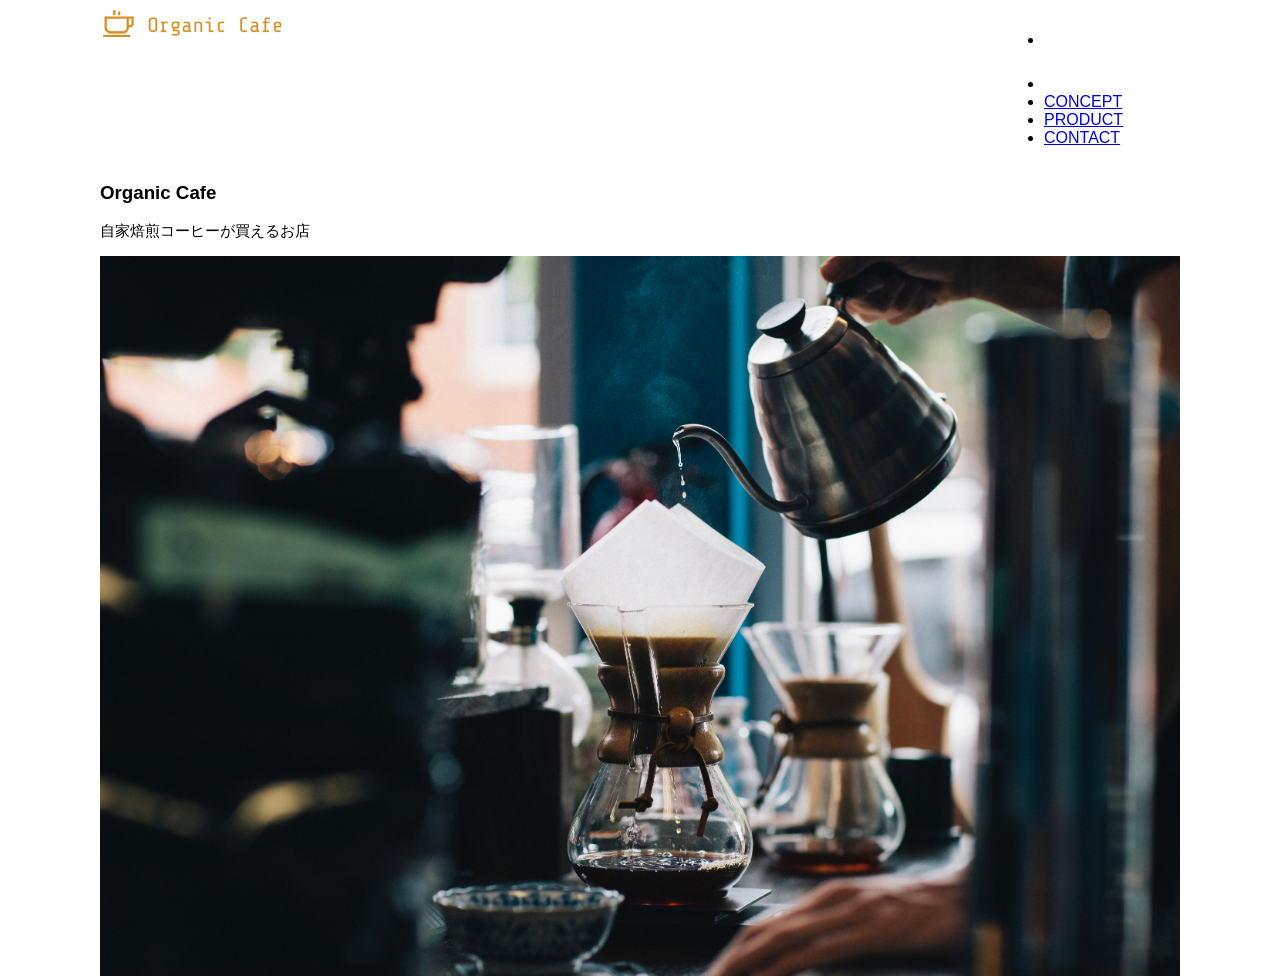
<file: html-css-kadai_013/index.html>
<!DOCTYPE html>
<html>
  <head>
    <title>Organic Cafe</title>
    <meta charset="UTF-8" />
    <meta name="description" content="自家焙煎のコーヒーがお家で楽しめるOrganic Cafe"/>
    <meta name="viewport" content="width=device-width, initial-scale=1.0" />
    <link rel="stylesheet" href="style.css" />
  </head>
  <body>
    <!-- ヘッダー -->
    <header>
      <!-- ロゴ -->
      <a href="index.html" id="logo"><img src="images/logo.png" alt="トップページに戻る"/></a>

      <!-- PC用ナビゲーション -->
      <nav id="nav-pc">
        <a href="index.html#concept">CONCEPT</a>
        <a href="index.html#product">PRODUCT</a>
        <a href="index.html#contact">CONTACT</a>
      </nav>
          <!-- スマホ用メニューボタン -->
    <img id="menu-sp" src="images/button-menu.png" alt="ナビゲーションを開く" onclick="document.getElementById('nav-sp').style.display = 'block'">

     <!-- スマホ用ナビゲーション -->
     <nav id="nav-sp">
       <ul>
         <li>
           <img id="close" src="images/button-close.png" alt="ナビゲーションを閉じる" onclick="document.getElementById('nav-sp').style.display = 'none'">
         </li>
         <li>
           <a id="logo-sp" href="index.html" onclick="document.getElementById('nav-sp').style.display = 'none'">
             <img src="images/logo-sp.png" alt="トップページに戻る">
           </a>
         </li>
         <li>
           <a class="menu" href="index.html#concept" onclick="document.getElementById('nav-sp').style.display = 'none'">CONCEPT</a>
         </li>
         <li>
           <a class="menu" href="index.html#product" onclick="document.getElementById('nav-sp').style.display = 'none'">PRODUCT</a>
         </li>
         <li><a class="menu" href="index.html#contact" onclick="document.getElementById('nav-sp').style.display = 'none'">CONTACT</a>
         </li>
       </ul>
     </nav>
    </header>

    <main>
      <article>
        <!-- メインビジュアル -->
        <section id="main-visual">
          <div id="main-message">
            <h1>Organic Cafe</h1>
            <p>自家焙煎コーヒーが買えるお店</p>
          </div>
          <img src="images/main-image.jpg" alt="コーヒーをハンドドリップで淹れる画像"/>
        </section>
      </article>
    </main>
  </body>
</html>
</file>
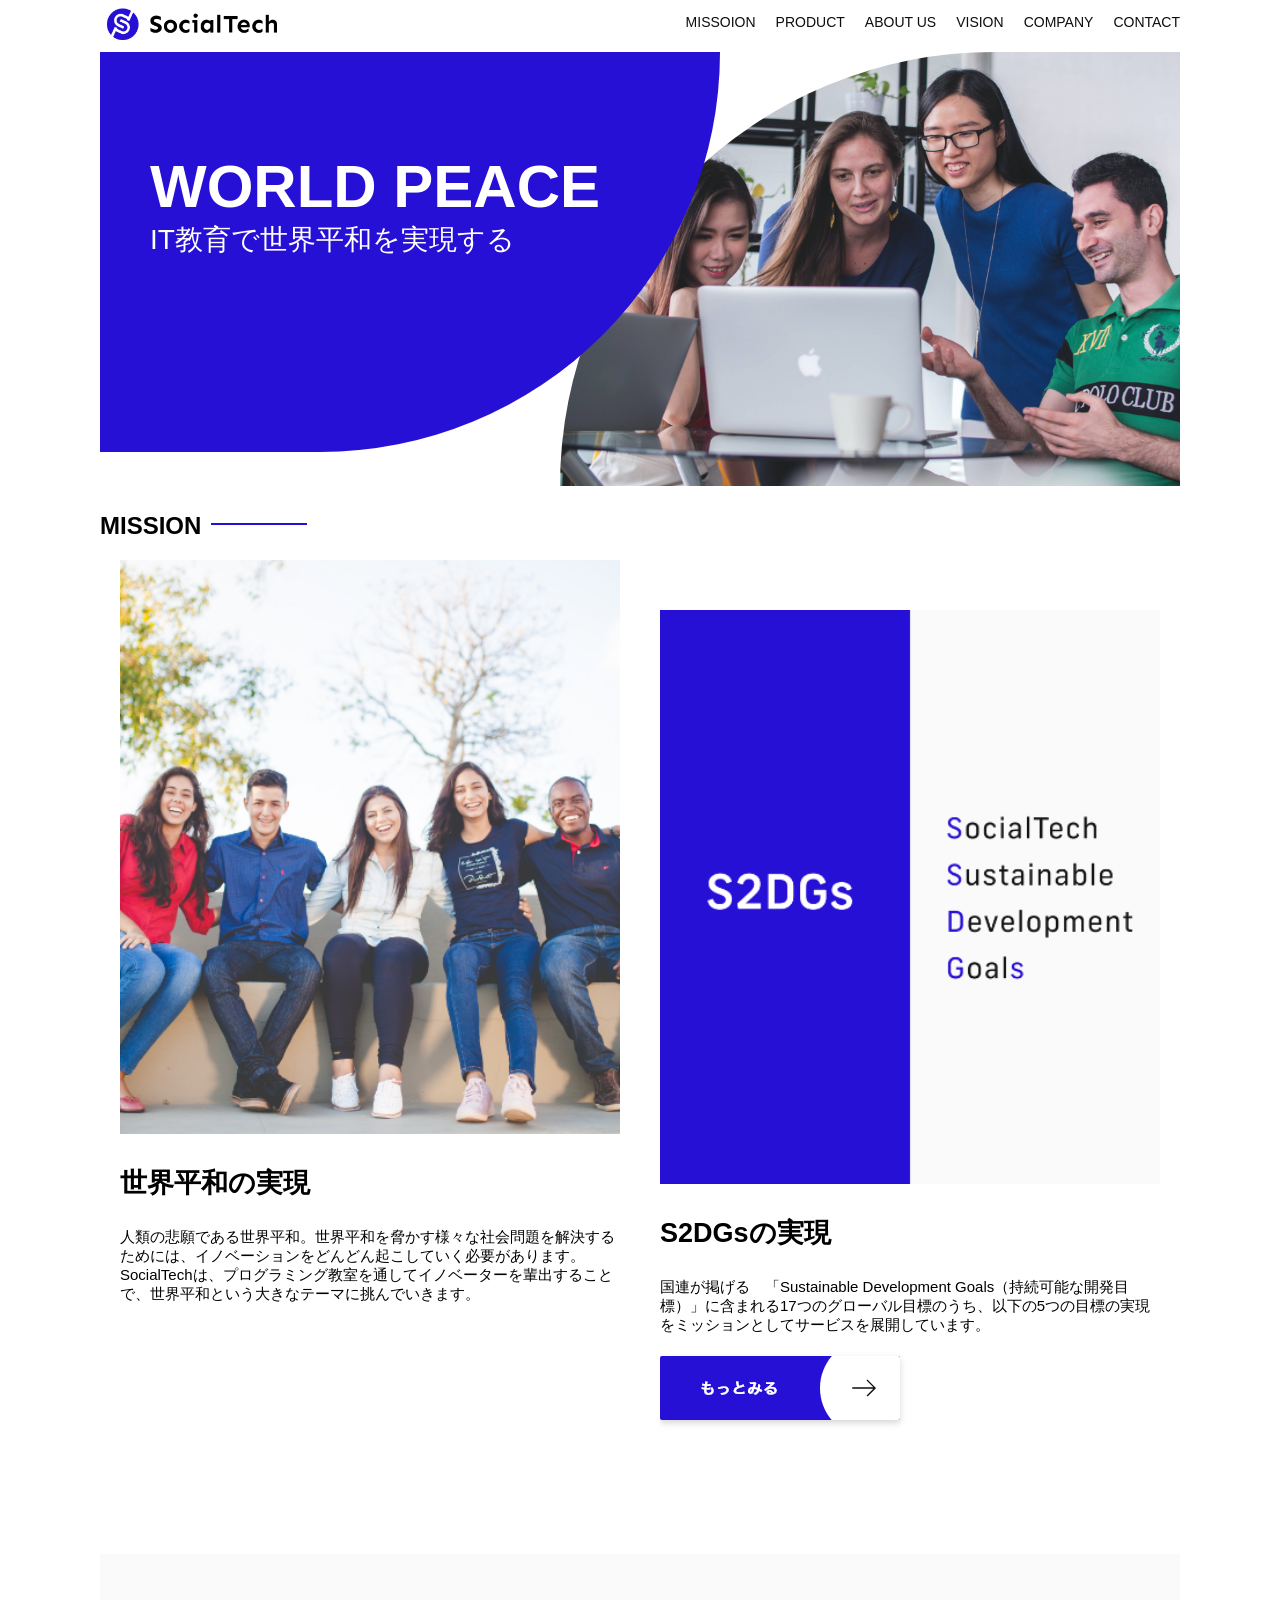
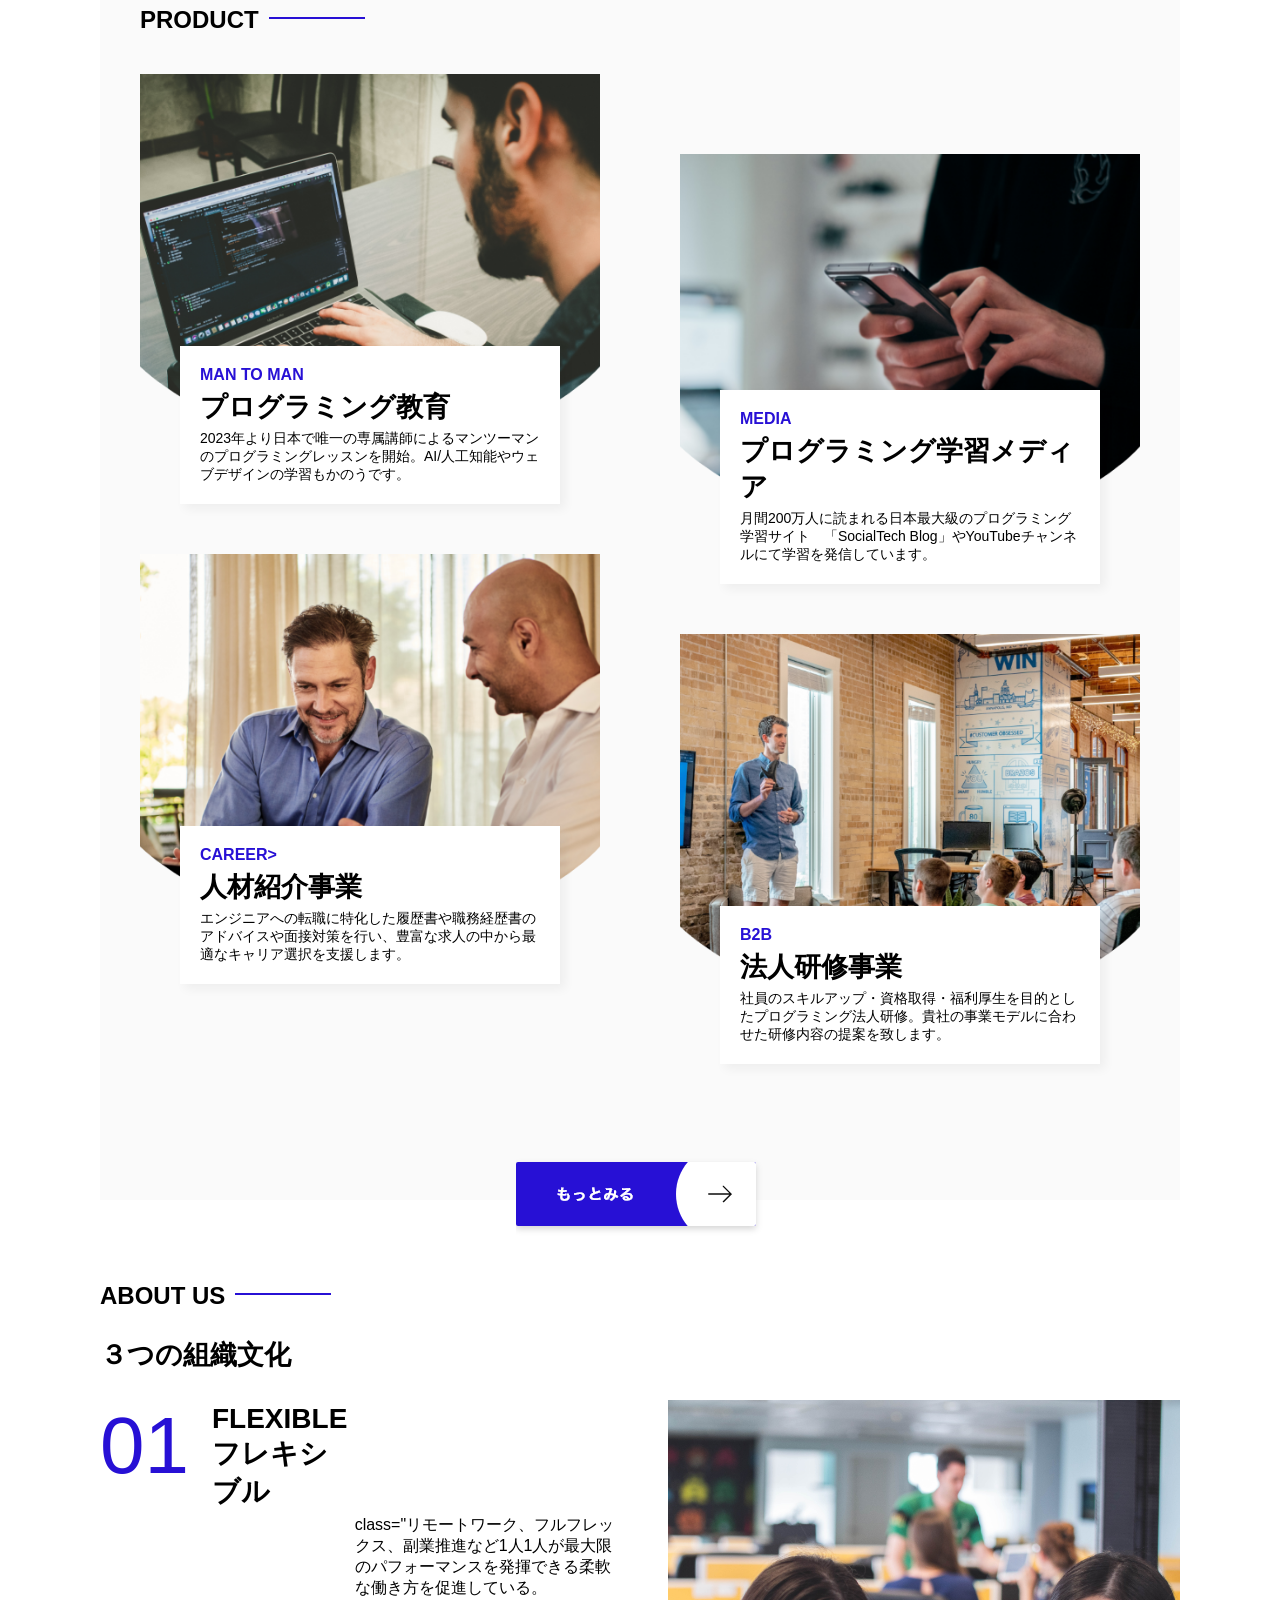
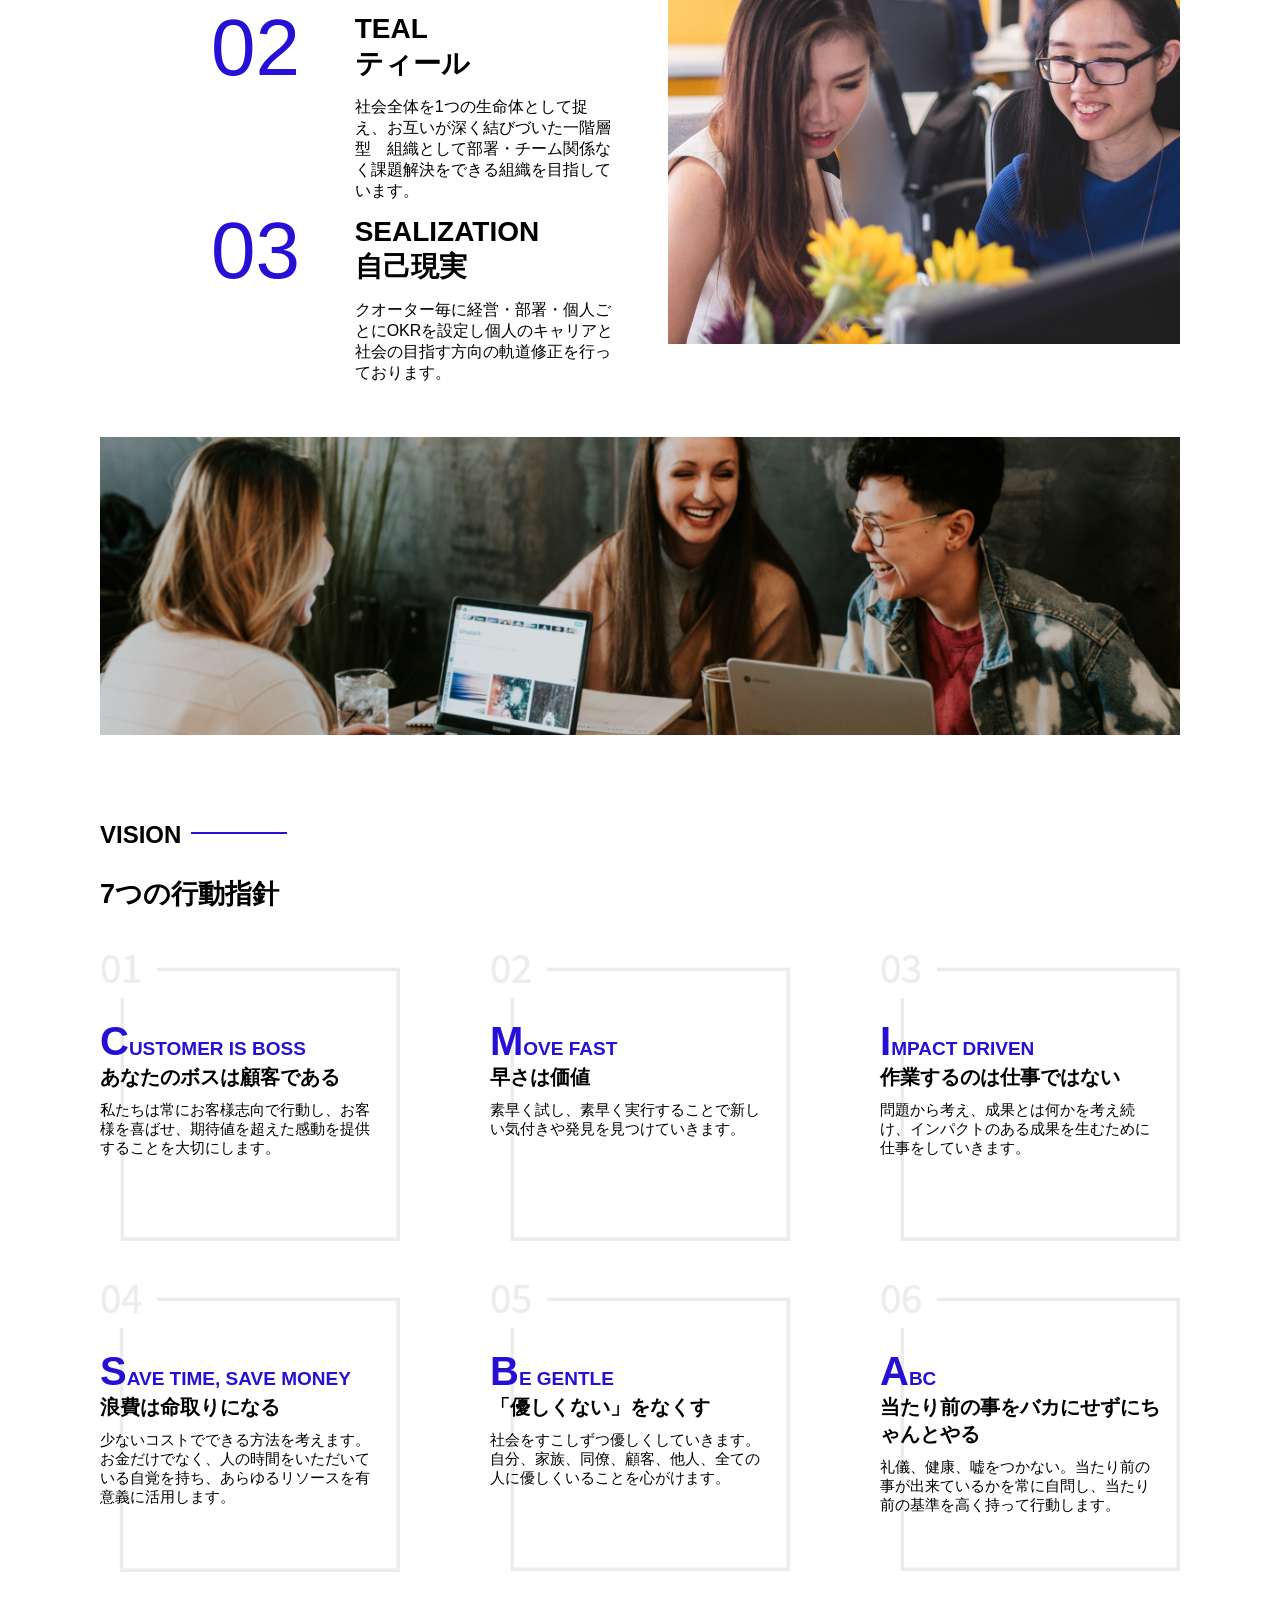
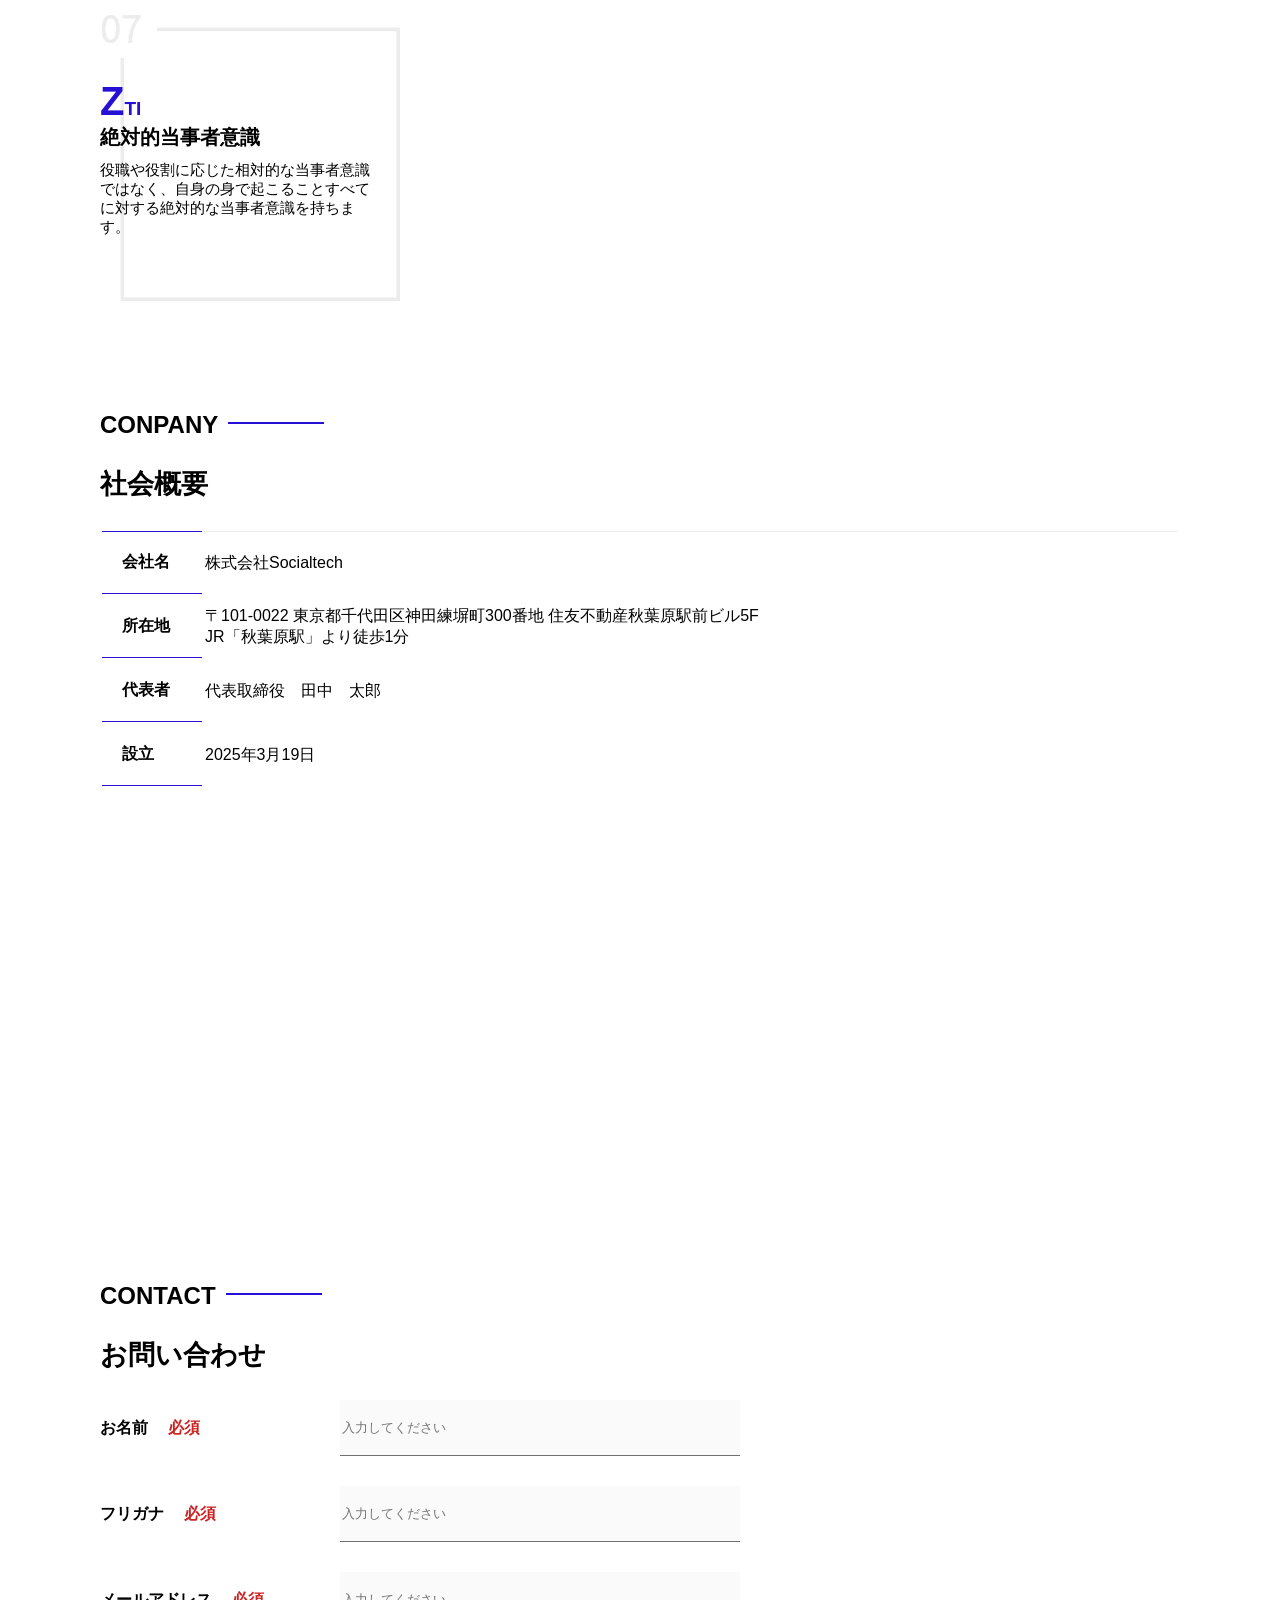
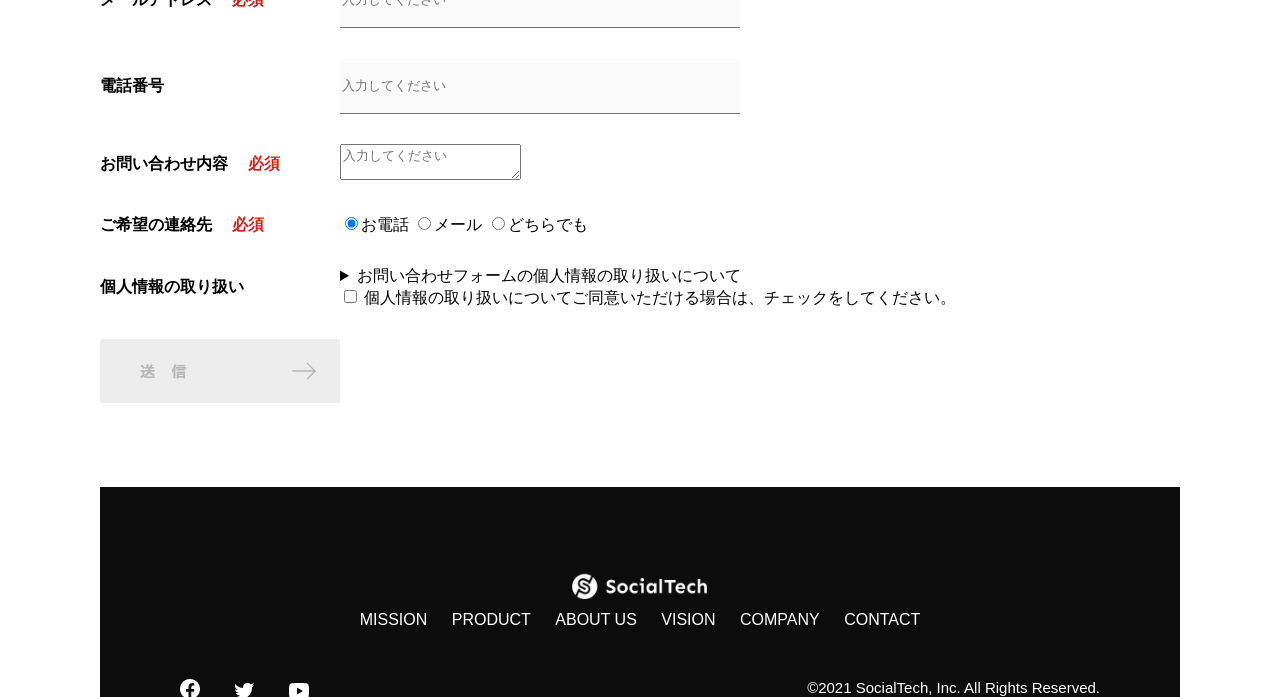
<file: kadai_tutorial_output/index.html>
<!DOCTYPE html>
<html>
  <head>
    <title>Socialtech</title>
    <meta charset="UTF-8">
    <meta name="description" content="Socialtech業界のリーディングカンパニーを目指します。">
    <meta name="viewport" content="width=device-width, initiale=1.0">
    <link rel="stylesheet" href="style.css">
  </head>
  <body>
    <!--　ヘッダー　-->
    <header>
      <!-- ロゴ　-->
       <a href="index.html" id="logo">
        <img src="images/logo.png" alt="トップページに戻る"></a>

        <!-- PC用ナビゲーション　-->
         <nav id="nav-pc">
          <ul>
            <li><a href="mission.html">MISSOION</a></li>
            <li><a href="product.html">PRODUCT</a></li>
            <li><a href="index.html#aboutus">ABOUT US</a></li>
            <li><a href="index.html#vision">VISION</a></li>
            <li><a href="index.html#company">COMPANY</a></li>
            <li><a href="index.html#contact">CONTACT</a></li>
          </ul>
         </nav>
         <!-- スマホ用メニューボタン　-->
          <button id="menu-sp" onclick="document.getElementById('nav-sp').style.display = 'block'">
            <img src="images/button-menu.png" alt="ナビゲーションを開く">
          </button>
          <!-- スマホ用ナビゲーション　-->
           <div id="nav-sp">
            <button id="close" onclick="document.getElementById('nav-sp').style.display = 'none'">
              <img src="images/button-close.png" alt="ナビゲーションを閉じる">
            </button>

            <nav>
              <ul>
                <li>
                  <a id="logo-sp" href="index.html" onclick="document.getElementById('nav-sp').style.display = 'none'"><img src="images/logo-sp.png" alt="トップページに戻る"></a>
                </li>
                <li><a class="menu" href="mission.html" onclick="document.getElementById('nav-sp').style.display = 'none'">MISSION</a></li>
                <li><a class="menu" href="product.html" onclick="document.getElementById('nav-sp').style.display = 'none'">PRODUCT</a></li>
                <li><a class="menu" href="index.html#aboutus" onclick="document.getElementById('nav-sp').style.display = 'none'">ABOUT US</a></li>
                <li><a class="menu" href="index.html#vision" onclick="document.getElementById('nav-sp').style.display = 'none'">VISION</a></li>
                <li><a class="menu" href="index.html#company" onclick="document.getElementById('nav-sp').style.display = 'none'">COMPANY</a></li>
                <li><a class="menu" href="index.html#contact" onclick="document.getElementById('nav-sp').style.display = 'none'">CONTACT</a></li>
              </ul>
            </nav>
            <div id="sns">
              <a href="https://www.facebook.com/sejuku2013">
              <img src="images/button-facebook.png" alt="Facebookのリンク">
           </a>
           <a href="https://twitter.com/samuraijuku">
             <img src="images/button-twitter.png" alt="Twitterのリンク">
           </a>
           <a href="https://www.youtube.com/channel/UCCFOQO5aDK0xXam4cUQXT8g">
             <img src="images/button-youtube.png" alt="YouTubeのリンク">
           </a>
          </div>
        </div>
    </header>
    <main>
      <article>
        <!-- メインビジュアル　-->
         <section id="main-visual">
          <div id="main-message">
            <h1>WORLD PEACE</h1>
            <p>IT教育で世界平和を実現する</p>
          </div>
          <img src="images/index/index-main.png" alt="PCの周りに集まる多国籍の仲間たち">
         </section>
         <!--ミッション-->
         <cection id="mission">
          <h2 class="index-h2">MISSION</h2>
          <div id="mission-flex">
            <div>
              <img id="mission-photo" src="images/index/index-mission.png" alt="屋外のベンチで写真を撮影する多国籍の仲間たち">
              <h3>世界平和の実現</h3>
              <p>
                人類の悲願である世界平和。世界平和を脅かす様々な社会問題を解決するためには、イノベーションをどんどん起こしていく必要があります。SocialTechは、プログラミング教室を通してイノベーターを輩出することで、世界平和という大きなテーマに挑んでいきます。
              </p>
          </div>
          <div>
            <img id="s2dgs" src="images/index/s2dgs.png" alt="S2DGs">
            <h3>S2DGsの実現</h3>
            <P>国連が掲げる　「Sustainable Development Goals（持続可能な開発目標）」に含まれる17つのグローバル目標のうち、以下の5つの目標の実現をミッションとしてサービスを展開しています。</p>
              <a href="mission.html">
                <img src="images/button-more.png" alt="もっとみる">
              </a>
          </div>
          </div>
         </cection>
         <!--　プロダクト　-->
         <section id="product">
          <h2 class="index-h2">PRODUCT</h2>
          <div class="product-flex">
            <div id="product-left">
            <div>
              <img class="product-photo" src="images/index/index-mantoman.png" alt="PCでコードを書く男性">
              <div class="product-explain">
                <span>MAN TO MAN</span>
                <h3>プログラミング教育</h3>
                <P>2023年より日本で唯一の専属講師によるマンツーマンのプログラミングレッスンを開始。AI/人工知能やウェブデザインの学習もかのうです。
                </P>
              </div>
            </div>
            <div>
              <img class="product-photo" src="images/index/index-career.png" alt="笑顔で話し合う二人の男性">
              <div class="product-explain">
                <span>CAREER></span>
                <h3>人材紹介事業</h3>
                <p>エンジニアへの転職に特化した履歴書や職務経歴書のアドバイスや面接対策を行い、豊富な求人の中から最適なキャリア選択を支援します。 </p>
              </div>
            </div>
            </div>
            <div id="product-right">
              <div>
                <img class="product-photo" src="images/index/index-media.png" alt="スマートフォンを操作する人">
                <div class="product-explain">
                  <span>MEDIA</span>
                  <h3>プログラミング学習メディア</h3>
                  <p>月間200万人に読まれる日本最大級のプログラミング学習サイト　「SocialTech Blog」やYouTubeチャンネルにて学習を発信しています。</p>
                </div>
              </div>
            <div>
              <img class="product-photo" src="images/index/index-b2b.png" alt="公演中の男性とそれを聴く人々">
              <div class="product-explain">
                <span>B2B</span>
                <h3>法人研修事業</h3>
                <p>社員のスキルアップ・資格取得・福利厚生を目的としたプログラミング法人研修。貴社の事業モデルに合わせた研修内容の提案を致します。</p>
              </div>
            </div>
            </div>
          </div>
          <div id="product-more">
            <a href="product.html">
              <img src="images/button-more.png" alt="もっとみる">
            </a>
          </div>
         </section>
         <!-- ABOUT US -->
          <section id="aboutus">
            <h2 class="index-h2">ABOUT US</h2>
            <h3>３つの組織文化</h3>
            <div>
              <table class="culture-table">
                <tr>
                  <tb class="culture-num">01</tb>
                  <th><span class="culture-en">FLEXIBLE</span><br>フレキシブル</th>
                </tr>
                <tr>
                 <td>
                  <!--空のセル-->
                 </td>
                 <td> class="<culture-description">リモートワーク、フルフレックス、副業推進など1人1人が最大限のパフォーマンスを発揮できる柔軟な働き方を促進している。</td>
                 </tr>
                 <tr>
                  <td class="culture-num">02</td>
                  <th><span class="culture-en">TEAL</span><br>ティール</th>
                  </tr>
                  <tr>
                    <td>
                      <!--空のセル-->
                    </td>
                    <td class="culture-description">社会全体を1つの生命体として捉え、お互いが深く結びづいた一階層型　組織として部署・チーム関係なく課題解決をできる組織を目指しています。</td>
                  </tr>
                  <tr>
                    <td class="culture-num">03</td>
                    <th><span class="culture-en">SEALIZATION</span><br>自己現実</th>
                  </tr>
                  <tr>
                    <td>
                      <!--空のセル-->
                    </td>
                    <td class="culture-description">クオーター毎に経営・部署・個人ごとにOKRを設定し個人のキャリアと　社会の目指す方向の軌道修正を行っております。</td>
                  </tr>
              </table>
              <img class="culture-img" src="images/index/index-aboutus1.png" alt="笑顔で話し合う2人の女性">
            </div>
            <img class="culture-img2" src="images/index/index-aboutus2.png" alt="笑顔で話し合う3人の男女">
          </section>
          <!-- VISION -->
           <section id="vision">
        <h2 class="index-h2">VISION</h2>
        <h3>7つの行動指針</h3>
        <div>
             <div class="vision-box">
               <img src="images/index/vision-01.png" alt="01">
               <div>
                 <h4>CUSTOMER IS BOSS</h4>
                 <h5>あなたのボスは顧客である</h5>
                 <p>私たちは常にお客様志向で行動し、お客様を喜ばせ、期待値を超えた感動を提供することを大切にします。</p>
               </div>
             </div>
             <div class="vision-box">
               <img src="images/index/vision-02.png" alt="02">
               <div>
                 <h4>MOVE FAST</h4>
                 <h5>早さは価値</h5>
                 <p>素早く試し、素早く実行することで新しい気付きや発見を見つけていきます。</p>
               </div>
             </div>
             <div class="vision-box">
               <img src="images/index/vision-03.png" alt="03">
               <div>
                 <h4>IMPACT DRIVEN</h4>
                 <h5>作業するのは仕事ではない</h5>
                 <p>問題から考え、成果とは何かを考え続け、インパクトのある成果を生むために仕事をしていきます。</p>
               </div>
             </div>
             <div class="vision-box">
               <img src="images/index/vision-04.png" alt="04">
               <div>
                 <h4>SAVE TIME, SAVE MONEY</h4>
                 <h5>浪費は命取りになる</h5>
                 <p>少ないコストでできる方法を考えます。お金だけでなく、人の時間をいただいている自覚を持ち、あらゆるリソースを有意義に活用します。</p>
               </div>
             </div>
             <div class="vision-box">
               <img src="images/index/vision-05.png" alt="05">
               <div>
                 <h4>BE GENTLE</h4>
                 <h5>「優しくない」をなくす</h5>
                 <p>社会をすこしずつ優しくしていきます。自分、家族、同僚、顧客、他人、全ての人に優しくいることを心がけます。</p>
               </div>
             </div>
             <div class="vision-box">
               <img src="images/index/vision-06.png" alt="06">
               <div>
                 <h4>ABC</h4>
                 <h5>当たり前の事をバカにせずにちゃんとやる</h5>
                 <p>礼儀、健康、嘘をつかない。当たり前の事が出来ているかを常に自問し、当たり前の基準を高く持って行動します。</p>
               </div>
             </div>
             <div class="vision-box">
               <img src="images/index/vision-07.png" alt="07">
               <div>
                 <h4>ZTI</h4>
                 <h5>絶対的当事者意識</h5>
                 <p>役職や役割に応じた相対的な当事者意識ではなく、自身の身で起こることすべてに対する絶対的な当事者意識を持ちます。</p>
               </div>
             </div>
            </div>
        </div>
      </section>
      <!-- COMPANY -->
       <section id="company">
        <h2 class="index-h2">CONPANY</h2>
        <h3>社会概要</h3>
        <table id="company-table">
          <tr>
            <th class="tableheader tableheader-first">会社名</th>
            <td class="cell cell-first">株式会社Socialtech</td>
          </tr>
          <tr>
            <th class="tableheader">所在地</th>
            <td class="cell">〒101-0022 東京都千代田区神田練塀町300番地 住友不動産秋葉原駅前ビル5F<br>JR「秋葉原駅」より徒歩1分</td>
          </tr>
          <tr>
            <th class="tableheader">代表者</th>
              <td class="cell">代表取締役　田中　太郎</td>
            </tr>
          <tr>
            <th class="tableheader">設立</th>
            <td class="cell">2025年3月19日</td>
          </th>
        </table>
        <iframe
           src="https://www.google.com/maps/embed?pb=!1m18!1m12!1m3!1d3240.068855133685!2d139.77207767578852!3d35.69992317258113!2m3!1f0!2f0!3f0!3m2!1i1024!2i768!4f13.1!3m3!1m2!1s0x60188fee13660e23%3A0x77137876edf742ac!2z5L2P5Y-L5LiN5YuV55Sj56eL6JGJ5Y6f6aeF5YmN44OT44Or!5e0!3m2!1sja!2sjp!4v1780286774825!5m2!1sja!2sjp" width="600" height="450" style="border:0;" allowfullscreen="" loading="lazy" referrerpolicy="no-referrer-when-downgrade"
            style="border: 0" allowfullscreen="" loading="lazy">
           </iframe>        
       </section>
                  <!-- お問い合わせフォーム -->
        <section id="contact">
          <h2 class="index-h2">CONTACT</h2>
          <h3>お問い合わせ</h3>
          <form>
            <div>
              <div class="contact-heading">
                <label class="contact-label">お名前<span class="contact-span">必須</span></label>
              </div>
              <div>
                <input type="text" name="name" placeholder="入力してください" class="contact-textbox">
              </div>
            </div>
            <div>
              <div class="contact-heading">
                <label class="contact-label">フリガナ<span class="contact-span">必須</span></label>
              </div>
              <div>
                <input type="text" name="hurigana" placeholder="入力してください" class="contact-textbox">
              </div>
            </div>
            <div>
              <div class="contact-heading">
                <label class="contact-label">メールアドレス<span class="contact-span">必須</span></label>
              </div>
              <div>
                <input type="text" name="email" placeholder="入力してください" class="contact-textbox">
              </div>
            </div>
            <div>
              <div class="contact-heading">
                <label class="contact-label">電話番号</label>
              </div>
              <div>
                <input type="text" name="tel" placeholder="入力してください" class="contact-textbox">
              </div>
            </div>
            <div>
              <div class="contact-heading">
                <label class="contact-label">お問い合わせ内容<span class="contact-span">必須</span></label>
              </div>
              <div>
                <textarea class="contact-textarea" placeholder="入力してください" name="message"></textarea>
              </div>
            </div>
            <div>
              <div class="contact-heading">
                <label class="contact-label">ご希望の連絡先<span class="contact-span">必須</span></label>
              </div>
              <div><input class="radiobutton" type="radio" value="tel" name="contact" checked><label>お電話</label> <input class="radiobutton" type="radio" value="mail" name="contact"><label>メール</label> <input class="radiobutton" type="radio" value="both" name="contact"><label>どちらでも</label></div>
            </div>
            <div>
              <div class="contact-heading">
                <label class="contact-label">個人情報の取り扱い</label>
              </div>
              <div>
                <details>
                  <summary>お問い合わせフォームの個人情報の取り扱いについて</summary>
                  <div>
                    <dl>
                      <dt>１．組織の名称又は氏名</dt>
                      <dd>株式会社SocialTech</dd>
                      <dt>２．個人情報保護管理者（若しくはその代理人）の氏名又は職名、所属及び連絡先</dt>
                      <dd>
                        <p>鈴木 一郎 コーポレート部</p>
                        <p>メールアドレス：samurai@example.com</p>
                        <p>TEL：03-1234-5678</p>
                      </dd>
                      <dt>３．個人情報の利用目的</dt>
                      <dd>
                        <ul>
                          <li>本サービス及び本サービスに関連する情報の提供又はそれらに関する連絡のため</li>
                          <li>ユーザーの本人確認のため</li>
                          <li>当社サービスのご案内のため</li>
                          <li>当社の商品等の広告または宣伝（電子メールによるものを含むものとします。）</li>
                        </ul>
                      </dd>
                      <dt>４．個人情報の取り扱い業務の委託</dt>
                      <dd>個人情報の取扱業務の全部または一部を外部に業務委託する場合があります。その際、弊社は、個人情報を適切に保護できる管理体制を敷き実行していることを条件として委託先を厳選したうえで、機密保持契約を委託先と締結し、お客様の個人情報を厳密に管理させます。</dd>
                      <dt>５．個人情報の開示等の請求</dt>
                      <dd>
                        お客様は、弊社に対してご自身の個人情報の開示等（利用目的の通知、開示、内容の訂正・追加・削除、利用の停止または消去、第三者への提供の停止）に関して、当社問合わせ窓口に申し出ることができます。<br>
                        その際、弊社はお客様ご本人を確認させていただいたうえで、合理的な期間内に対応いたします。<br>
                        なお、個人情報に関する弊社問合わせ先は、次の通りです。
                      </dd>
                      <dd>
                        <p>株式会社SocialTech　個人情報問合せ窓口</p>
                        <p>〒150-0043　東京都千代田区神田練塀町300番地 住友不動産秋葉原駅前ビル5F</p>
                        <p>メールアドレス：samurai@example.com　TEL：03-1234-5678</p>
                      </dd>

                      <dt>６．個人情報を提供されることの任意性について</dt>
                      <dd>お客様がご自身の個人情報を弊社に提供されるか否かは、お客様のご判断によりますが、もしご提供されない場合には、適切なサービスが提供できない場合がありますので予めご了承ください。</dd>
                    </dl>
                  </div>
                </details>
                <input type="checkbox" name="agree">
                <span>個人情報の取り扱いについてご同意いただける場合は、チェックをしてください。</span>
              </div>
            </div>
             <input type="image" src="images/button-submit.png" alt="送信する">
          </form>
        </section>
      </article>
    </main>

    <footer>
      <div id="footer-logo">
        <img src="images/logo-sp.png" alt="socialtech">
      </div>
      <div id="footer-link">
        <a href="mission.html">MISSION</a>
        <a href="product.html">PRODUCT</a>
        <a href="index.html#aboutus">ABOUT US</a>
        <a href="index.html#vision">VISION</a>
        <a href="index.html#company">COMPANY</a>
        <a href="index.html#contact">CONTACT</a>
      </div>
      <div id="sns-footer">
         <div class="sns-btns">
           <a href="https://www.facebook.com/sejuku2013"><img src="images/button-facebook.png" alt="Facebookのリンク"></a>
           <a href="https://twitter.com/samuraijuku"><img src="images/button-twitter.png" alt="Twitterのリンク"></a>
           <a href="https://www.youtube.com/channel/UCCFOQO5aDK0xXam4cUQXT8g"><img src="images/button-youtube.png" alt="YouTubeのリンク"></a>
         </div>
      <p id="copyright">&copy;2021 SocialTech, Inc. All Rights Reserved.</p>
    </footer>

  </body>

</html>
</file>
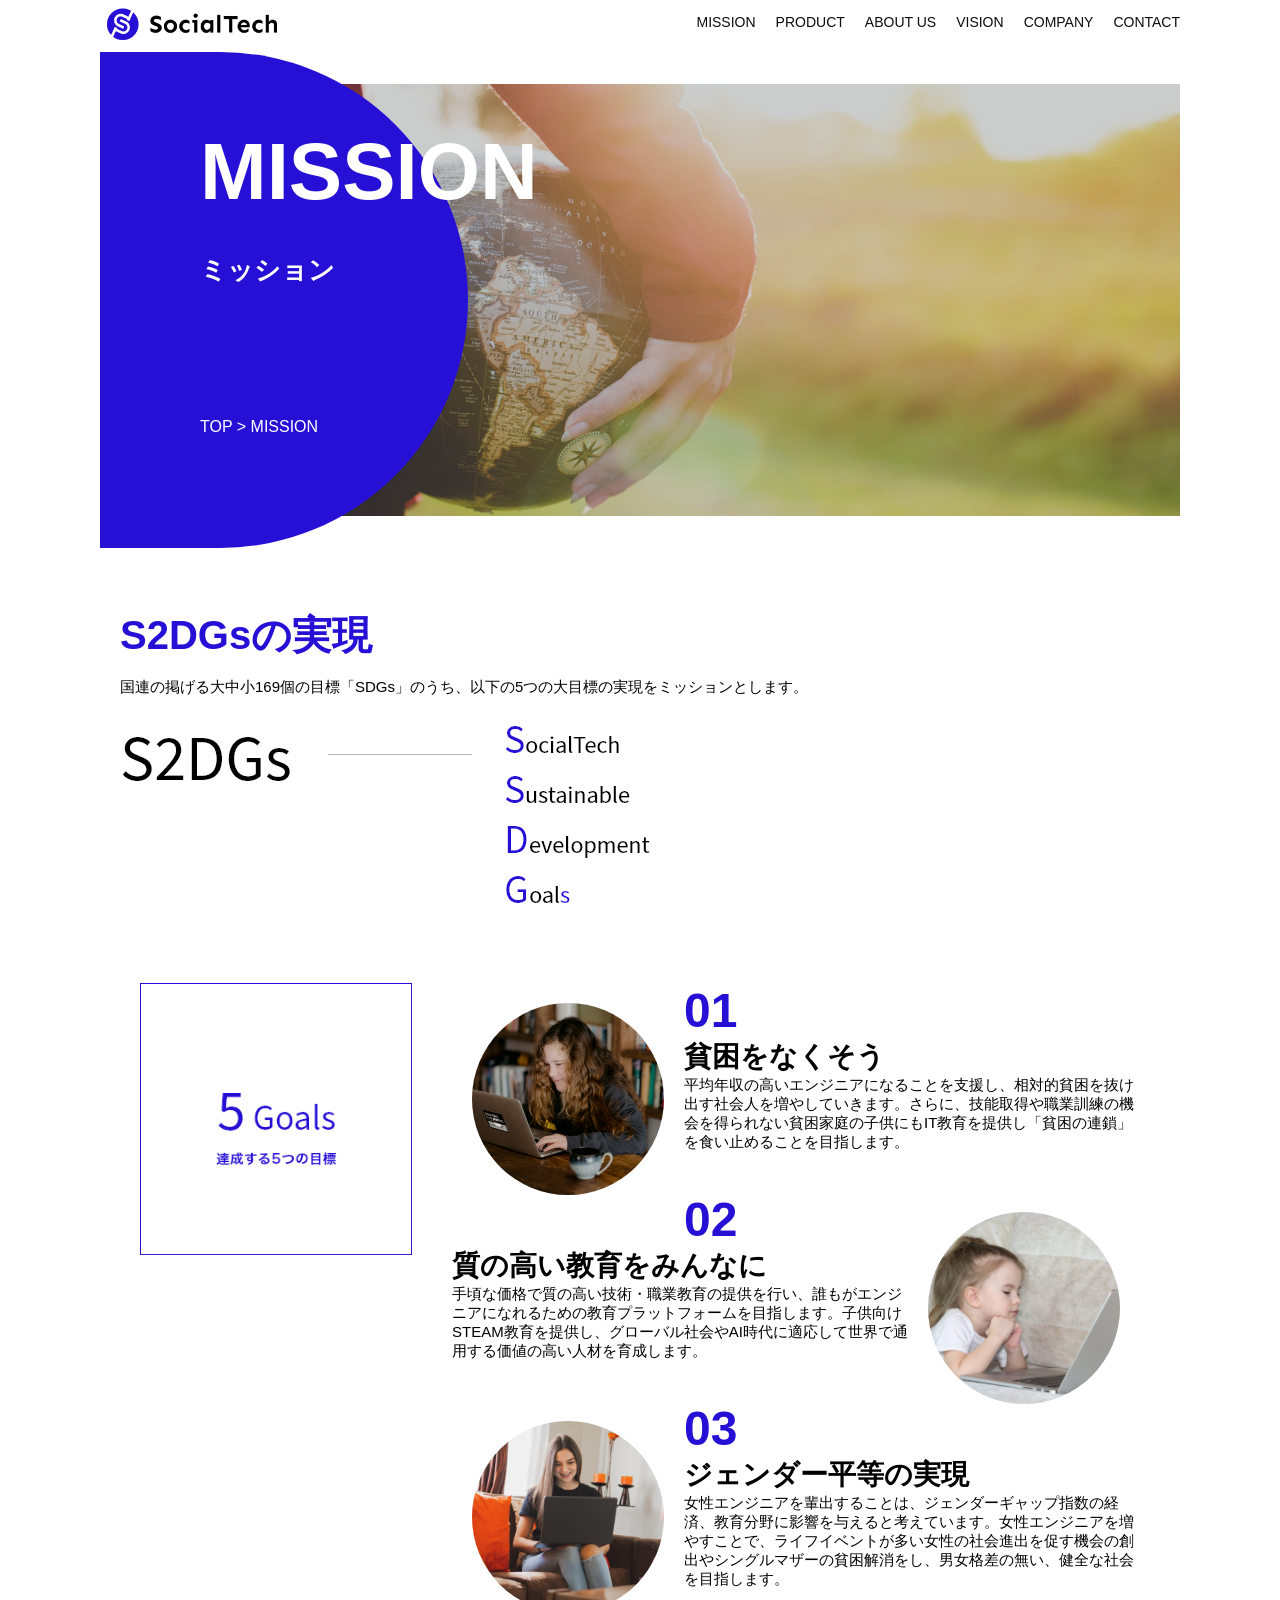
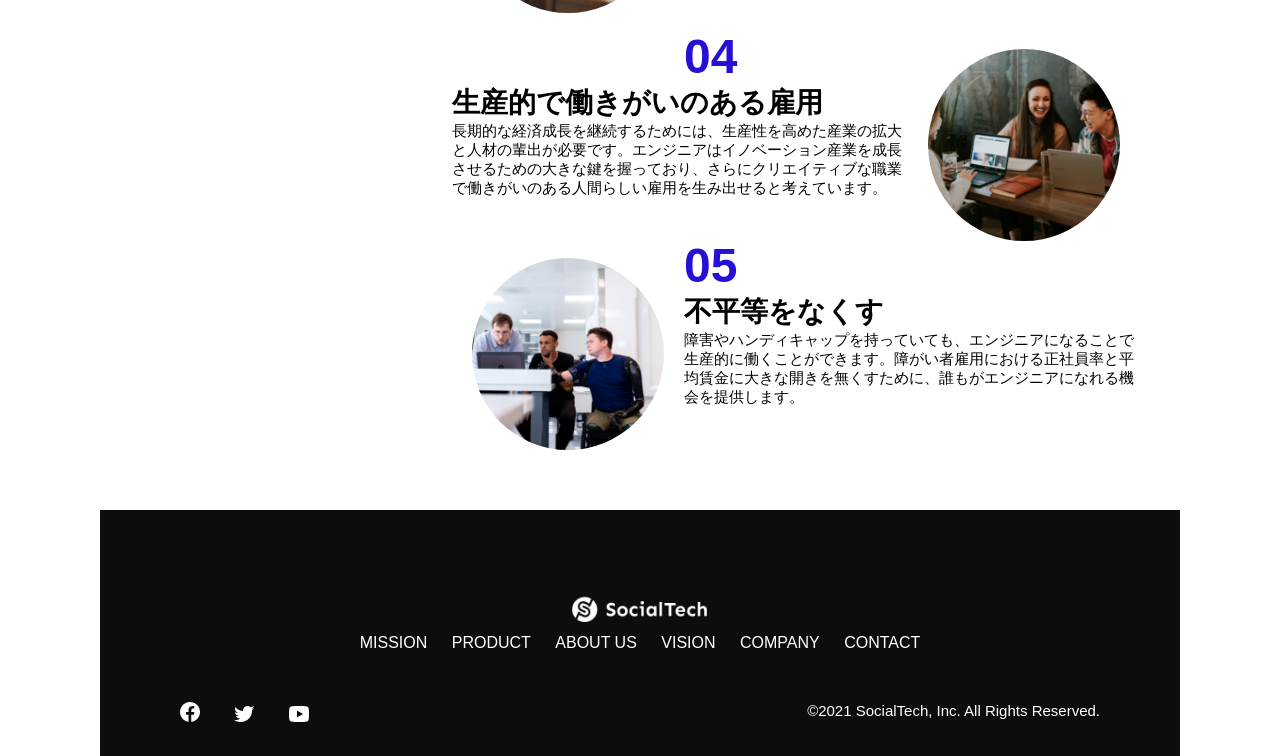
<file: kadai_tutorial_output/mission.html>
<!DOCTYPE html>
<html>
  <head>
    <title></title>
    <meta charset="utf-8">
    <meta name="description" content="">
    <meta name="description" content="SocialTechが目指す5つの目標（S2DGs）を紹介します">
    <meta name="viewport" content="width=device-width, initial-scale=1.0">
    <link rel="stylesheet" href="style.css">
  </head>

  <body>
    <!-- ヘッダー -->
    <header>
      <!-- ロゴ -->
      <a href="index.html" id="logo">
        <img src="images/logo.png" alt="トップページに戻る">
      </a>

      <!-- PC用ナビゲーション -->
      <nav id="nav-pc">
        <ul>
          <li><a href="mission.html">MISSION</a></li>
          <li><a href="product.html">PRODUCT</a></li>
          <li><a href="index.html#aboutus">ABOUT US</a></li>
          <li><a href="index.html#vision">VISION</a></li>
          <li><a href="index.html#company">COMPANY</a></li>
          <li><a href="index.html#contact">CONTACT</a></li>
        </ul>
      </nav>

      <!-- スマホ用メニューボタン -->
      <button id="menu-sp" onclick="document.getElementById('nav-sp').style.display = 'block'">
        <img src="images/button-menu.png" alt="ナビゲーションを開く">
      </button>

      <!-- スマホ用ナビゲーション -->
      <div id="nav-sp">
        <button id="close" onclick="document.getElementById('nav-sp').style.display = 'none'">
          <img src="images/button-close.png" alt="ナビゲーションを閉じる">
        </button>

        <nav>
          <ul>
            <li>
              <a id="logo-sp" href="index.html" onclick="document.getElementById('nav-sp').style.display = 'none'"><img src="images/logo-sp.png" alt="トップページに戻る"></a>
            </li>
            <li><a class="menu" href="mission.html" onclick="document.getElementById('nav-sp').style.display = 'none'">MISSION</a></li>
            <li><a class="menu" href="product.html" onclick="document.getElementById('nav-sp').style.display = 'none'">PRODUCT</a></li>
            <li><a class="menu" href="index.html#aboutus" onclick="document.getElementById('nav-sp').style.display = 'none'">ABOUT US</a></li>
            <li><a class="menu" href="index.html#vision" onclick="document.getElementById('nav-sp').style.display = 'none'">VISION</a></li>
            <li><a class="menu" href="index.html#company" onclick="document.getElementById('nav-sp').style.display = 'none'">COMPANY</a></li>
            <li><a class="menu" href="index.html#contact" onclick="document.getElementById('nav-sp').style.display = 'none'">CONTACT</a></li>
          </ul>
        </nav>
        <div id="sns">
          <a href="https://www.facebook.com/sejuku2013">
            <img src="images/button-facebook.png" alt="Facebookのリンク">
          </a>
          <a href="https://twitter.com/samuraijuku">
            <img src="images/button-twitter.png" alt="Twitterのリンク">
          </a>
          <a href="https://www.youtube.com/channel/UCCFOQO5aDK0xXam4cUQXT8g">
            <img src="images/button-youtube.png" alt="YouTubeのリンク">
          </a>
        </div>
      </div>
    </header>

    <main>
      <article>
        <section id="mission-main">
           <div class="mission-main-inner">
             <div id="mission-title">
               <h1>MISSION<br><span>ミッション</span></h1>
               <p>TOP > MISSION</p>
             </div>
           </div>
        </section>

         <section id="mission-s2dgs">
            <h2 class="mission-h2">S2DGsの実現</h2>
            <p>国連の掲げる大中小169個の目標「SDGs」のうち、以下の5つの大目標の実現をミッションとします。</p>
            <img src="images/mission/mission-s2dgs.png" alt="S2DGs">
          </section>

          <section id="mission-five-goals">
           <div class="five-goals-image">
             <img src="images/mission/mission-5goals.png" alt="5Goals">
           </div>
           <div class="five-goals-read">
             <div>
               <img class="fivegoals-image-left" src="images/mission/mission-5goals01.png" alt="PCを操作する女の子">
               <span class="fivegoals-number">01</span>
               <h3 class="fivegoals-h3">貧困をなくそう</h3>
               <p class="fivegoals-p">平均年収の高いエンジニアになることを支援し、相対的貧困を抜け出す社会人を増やしていきます。さらに、技能取得や職業訓練の機会を得られない貧困家庭の子供にもIT教育を提供し「貧困の連鎖」を食い止めることを目指します。</p>
             </div>
             <div>
               <img class="fivegoals-image-right" src="images/mission/mission-5goals02.png" alt="PCを見つめる小さい女の子">
               <span class="fivegoals-number">02</span>
               <h3 class="fivegoals-h3">質の高い教育をみんなに</h3>
               <p class="fivegoals-p">手頃な価格で質の高い技術・職業教育の提供を行い、誰もがエンジニアになれるための教育プラットフォームを目指します。子供向けSTEAM教育を提供し、グローバル社会やAI時代に適応して世界で通用する価値の高い人材を育成します。</p>
             </div>
             <div>
               <img class="fivegoals-image-left" src="images/mission/mission-5goals03.png" alt="PCを操作する女性">
               <span class="fivegoals-number">03</span>
               <h3 class="fivegoals-h3">ジェンダー平等の実現</h3>
               <p class="fivegoals-p">女性エンジニアを輩出することは、ジェンダーギャップ指数の経済、教育分野に影響を与えると考えています。女性エンジニアを増やすことで、ライフイベントが多い女性の社会進出を促す機会の創出やシングルマザーの貧困解消をし、男女格差の無い、健全な社会を目指します。</p>
             </div>
             <div>
               <img class="fivegoals-image-right" src="images/mission/mission-5goals04.png" alt="笑顔で話し合う3人の男女">
               <span class="fivegoals-number">04</span>
               <h3 class="fivegoals-h3">生産的で働きがいのある雇用</h3>
               <p class="fivegoals-p">長期的な経済成長を継続するためには、生産性を高めた産業の拡大と人材の輩出が必要です。エンジニアはイノベーション産業を成長させるための大きな鍵を握っており、さらにクリエイティブな職業で働きがいのある人間らしい雇用を生み出せると考えています。</p>
             </div>
             <div>
               <img class="fivegoals-image-left" src="images/mission/mission-5goals05.png" alt="障害を持つ男性が生き生きと働く様子">
               <span class="fivegoals-number">05</span>
               <h3 class="fivegoals-h3">不平等をなくす</h3>
               <p class="fivegoals-p">障害やハンディキャップを持っていても、エンジニアになることで生産的に働くことができます。障がい者雇用における正社員率と平均賃金に大きな開きを無くすために、誰もがエンジニアになれる機会を提供します。</p>
             </div>
           </div>
         </section>



      </article>
    </main>

    <footer>
      <div id="footer-logo">
        <img src="images/logo-sp.png" alt="SocialTech">
      </div>
      <div id="footer-link">
        <a href="mission.html">MISSION</a>
        <a href="product.html">PRODUCT</a>
        <a href="index.html#aboutus">ABOUT US</a>
        <a href="index.html#vision">VISION</a>
        <a href="index.html#company">COMPANY</a>
        <a href="index.html#contact">CONTACT</a>
      </div>
      <div id="sns-footer">
        <div class="sns-btns">
          <a href="https://www.facebook.com/sejuku2013"><img src="images/button-facebook.png" alt="Facebookのリンク"></a>
          <a href="https://twitter.com/samuraijuku"><img src="images/button-twitter.png" alt="Twitterのリンク"></a>
          <a href="https://www.youtube.com/channel/UCCFOQO5aDK0xXam4cUQXT8g"><img src="images/button-youtube.png" alt="YouTubeのリンク"></a>
        </div>
        <p id="copyright">&copy;2021 SocialTech, Inc. All Rights Reserved.</p>
      </div>
    </footer>

  </body>
</html>
</file>
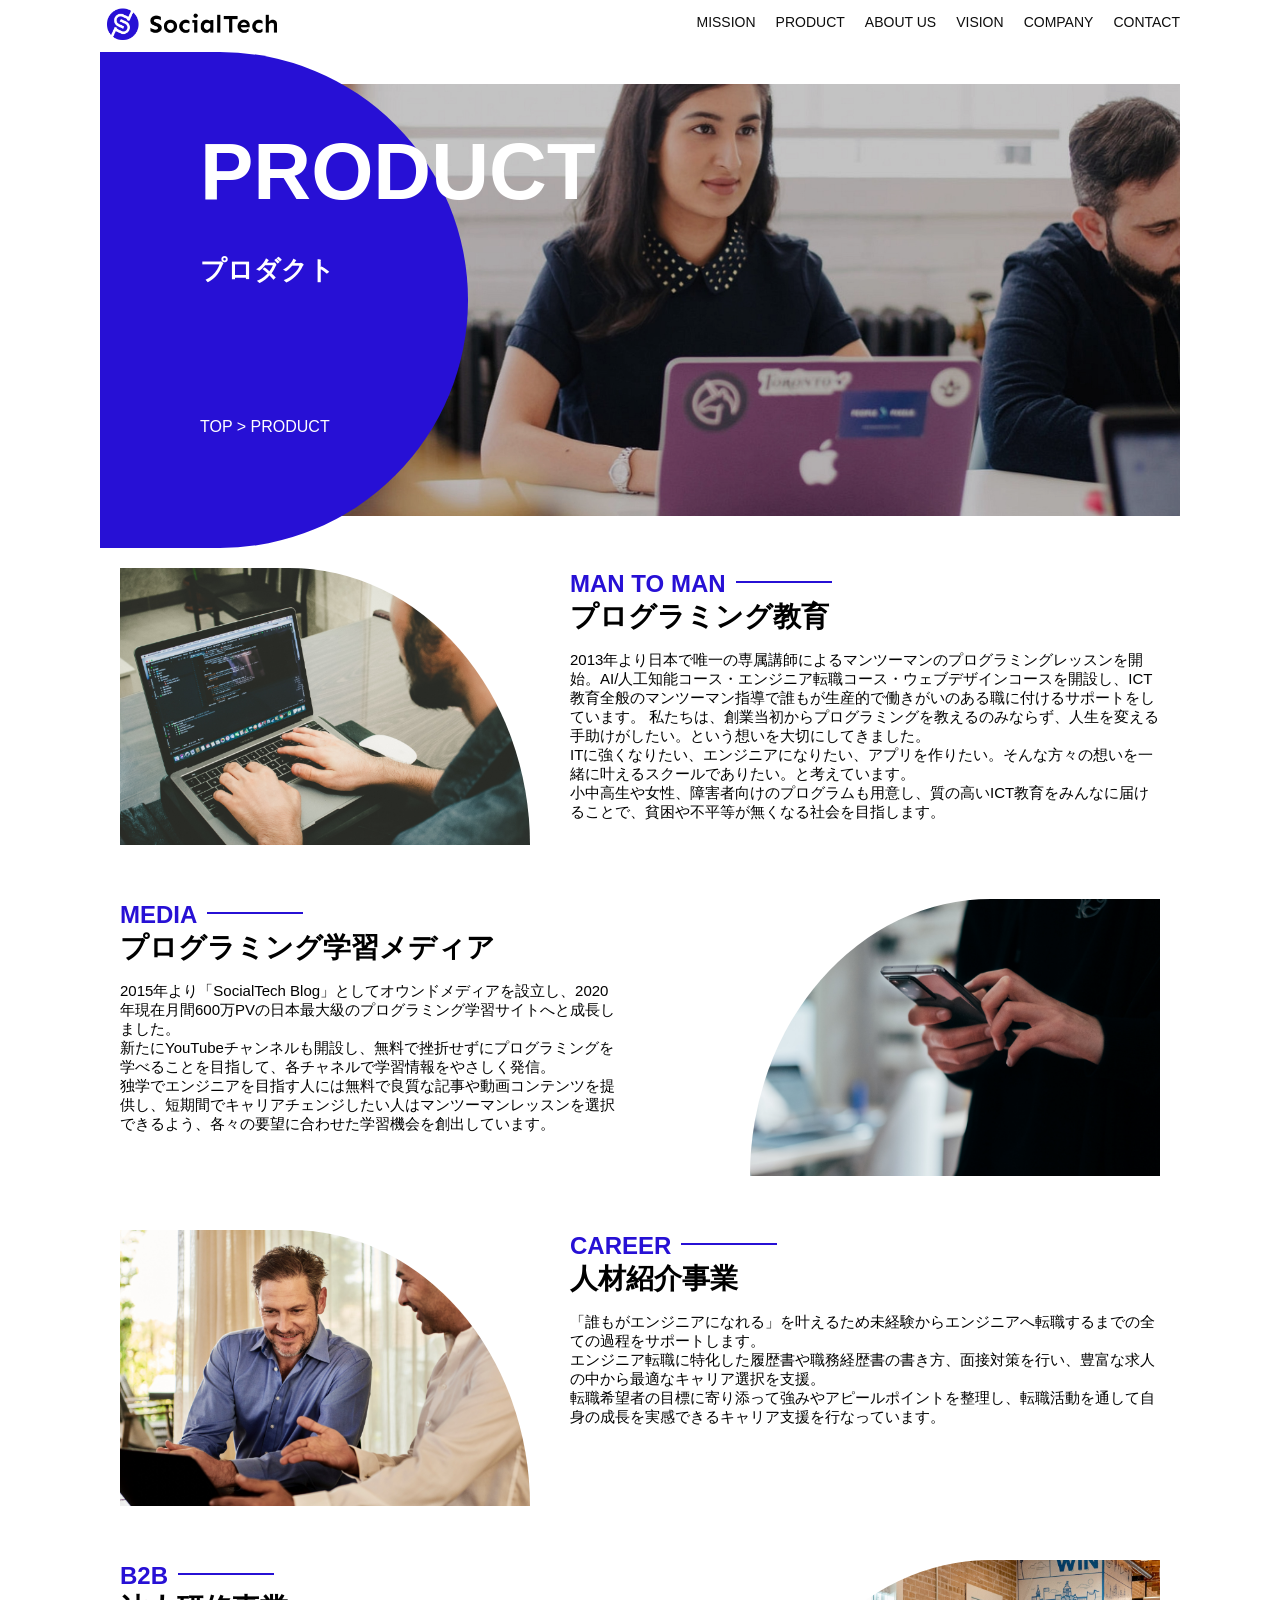
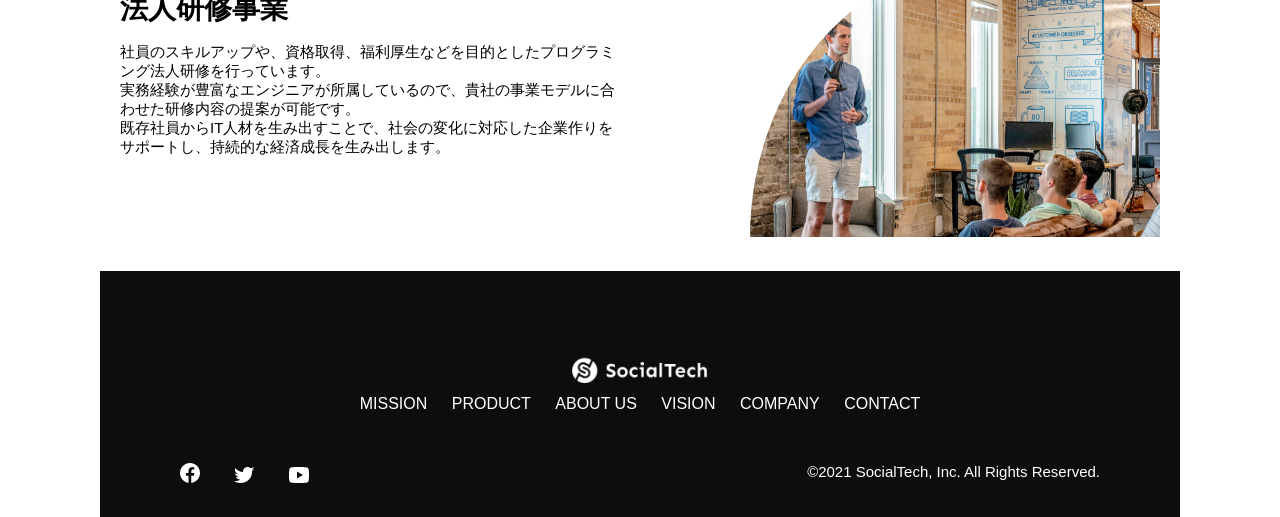
<file: kadai_tutorial_output/product.html>
<!DOCTYPE html>
<html>
  <head>
    <title></title>
    <meta charset="utf-8">
    <meta name="description" content="">
    <meta name="viewport" content="width=device-width, initial-scale=1.0">
    <link rel="stylesheet" href="style.css">
  </head>

  <body>
    <!-- ヘッダー -->
    <header>
      <!-- ロゴ -->
      <a href="index.html" id="logo">
        <img src="images/logo.png" alt="トップページに戻る">
      </a>

      <!-- PC用ナビゲーション -->
      <nav id="nav-pc">
        <ul>
          <li><a href="mission.html">MISSION</a></li>
          <li><a href="product.html">PRODUCT</a></li>
          <li><a href="index.html#aboutus">ABOUT US</a></li>
          <li><a href="index.html#vision">VISION</a></li>
          <li><a href="index.html#company">COMPANY</a></li>
          <li><a href="index.html#contact">CONTACT</a></li>
        </ul>
      </nav>

      <!-- スマホ用メニューボタン -->
      <button id="menu-sp" onclick="document.getElementById('nav-sp').style.display = 'block'">
        <img src="images/button-menu.png" alt="ナビゲーションを開く">
      </button>

      <!-- スマホ用ナビゲーション -->
      <div id="nav-sp">
        <button id="close" onclick="document.getElementById('nav-sp').style.display = 'none'">
          <img src="images/button-close.png" alt="ナビゲーションを閉じる">
        </button>

        <nav>
          <ul>
            <li>
              <a id="logo-sp" href="index.html" onclick="document.getElementById('nav-sp').style.display = 'none'"><img src="images/logo-sp.png" alt="トップページに戻る"></a>
            </li>
            <li><a class="menu" href="mission.html" onclick="document.getElementById('nav-sp').style.display = 'none'">MISSION</a></li>
            <li><a class="menu" href="product.html" onclick="document.getElementById('nav-sp').style.display = 'none'">PRODUCT</a></li>
            <li><a class="menu" href="index.html#aboutus" onclick="document.getElementById('nav-sp').style.display = 'none'">ABOUT US</a></li>
            <li><a class="menu" href="index.html#vision" onclick="document.getElementById('nav-sp').style.display = 'none'">VISION</a></li>
            <li><a class="menu" href="index.html#company" onclick="document.getElementById('nav-sp').style.display = 'none'">COMPANY</a></li>
            <li><a class="menu" href="index.html#contact" onclick="document.getElementById('nav-sp').style.display = 'none'">CONTACT</a></li>
          </ul>
        </nav>
        <div id="sns">
          <a href="https://www.facebook.com/sejuku2013">
            <img src="images/button-facebook.png" alt="Facebookのリンク">
          </a>
          <a href="https://twitter.com/samuraijuku">
            <img src="images/button-twitter.png" alt="Twitterのリンク">
          </a>
          <a href="https://www.youtube.com/channel/UCCFOQO5aDK0xXam4cUQXT8g">
            <img src="images/button-youtube.png" alt="YouTubeのリンク">
          </a>
        </div>
      </div>
    </header>

    <main>
      <article>
        <section id="product-main">
           <div class="product-main-inner">
             <div id="product-title">
               <h1>PRODUCT<br><span>プロダクト</span></h1>
               <p>TOP > PRODUCT</p>
             </div>
           </div>
         </section>
         <section class="product-section product-section-left">
           <div class="product-section-img">
             <img src="images/product/product-mantoman.png" alt="PCでコードを書く男性">
           </div>
           <div class="product-read">
             <h2 class="product-h2">MAN TO MAN</h2>
             <h3 class="product-h3">プログラミング教育</h3>
             <p>
               2013年より日本で唯一の専属講師によるマンツーマンのプログラミングレッスンを開始。AI/人工知能コース・エンジニア転職コース・ウェブデザインコースを開設し、ICT教育全般のマンツーマン指導で誰もが生産的で働きがいのある職に付けるサポートをしています。 私たちは、創業当初からプログラミングを教えるのみならず、人生を変える手助けがしたい。という想いを大切にしてきました。<br>ITに強くなりたい、エンジニアになりたい、アプリを作りたい。そんな方々の想いを一緒に叶えるスクールでありたい。と考えています。<br>小中高生や女性、障害者向けのプログラムも用意し、質の高いICT教育をみんなに届けることで、貧困や不平等が無くなる社会を目指します。
             </p>
           </div>
         </section>
 
         <section class="product-section product-section-right">
           <div class="product-read">
             <h2 class="product-h2">MEDIA</h2>
             <h3 class="product-h3">プログラミング学習メディア</h3>
             <p>2015年より「SocialTech Blog」としてオウンドメディアを設立し、2020年現在月間600万PVの日本最大級のプログラミング学習サイトへと成長しました。<br>新たにYouTubeチャンネルも開設し、無料で挫折せずにプログラミングを学べることを目指して、各チャネルで学習情報をやさしく発信。<br>独学でエンジニアを目指す人には無料で良質な記事や動画コンテンツを提供し、短期間でキャリアチェンジしたい人はマンツーマンレッスンを選択できるよう、各々の要望に合わせた学習機会を創出しています。</p>
           </div>
           <div class="product-section-img">
             <img src="images/product/product-media.png" alt="スマートフォンを操作する人">
           </div>
         </section>
 
         <section class="product-section product-section-left">
           <div class="product-section-img">
             <img src="images/product/product-career.png" alt="笑顔で話し合う2人の男性">
           </div>
           <div class="product-read">
             <h2 class="product-h2">CAREER</h2>
             <h3 class="product-h3">人材紹介事業</h3>
             <p>「誰もがエンジニアになれる」を叶えるため未経験からエンジニアへ転職するまでの全ての過程をサポートします。<br>エンジニア転職に特化した履歴書や職務経歴書の書き方、面接対策を行い、豊富な求人の中から最適なキャリア選択を支援。<br>転職希望者の目標に寄り添って強みやアピールポイントを整理し、転職活動を通して自身の成長を実感できるキャリア支援を行なっています。<br></p>
           </div>
         </section>
 
         <section class="product-section product-section-right">
           <div class="product-read">
             <h2 class="product-h2">B2B</h2>
             <h3 class="product-h3">法人研修事業</h3>
             <p>社員のスキルアップや、資格取得、福利厚生などを目的としたプログラミング法人研修を行っています。<br>実務経験が豊富なエンジニアが所属しているので、貴社の事業モデルに合わせた研修内容の提案が可能です。<br>既存社員からIT人材を生み出すことで、社会の変化に対応した企業作りをサポートし、持続的な経済成長を生み出します。</p>
           </div>
           <div class="product-section-img">
             <img src="images/product/product-b2b.png" alt="講演中の男性とそれを聴く人々">
           </div>
         </section>
      </article>
    </main>

    <footer>
      <div id="footer-logo">
        <img src="images/logo-sp.png" alt="SocialTech">
      </div>
      <div id="footer-link">
        <a href="mission.html">MISSION</a>
        <a href="product.html">PRODUCT</a>
        <a href="index.html#aboutus">ABOUT US</a>
        <a href="index.html#vision">VISION</a>
        <a href="index.html#company">COMPANY</a>
        <a href="index.html#contact">CONTACT</a>
      </div>
      <div id="sns-footer">
        <div class="sns-btns">
          <a href="https://www.facebook.com/sejuku2013"><img src="images/button-facebook.png" alt="Facebookのリンク"></a>
          <a href="https://twitter.com/samuraijuku"><img src="images/button-twitter.png" alt="Twitterのリンク"></a>
          <a href="https://www.youtube.com/channel/UCCFOQO5aDK0xXam4cUQXT8g"><img src="images/button-youtube.png" alt="YouTubeのリンク"></a>
        </div>
        <p id="copyright">&copy;2021 SocialTech, Inc. All Rights Reserved.</p>
      </div>
    </footer>
    
  </body>
</html>
</file>
<file: html-css-kadai_013/style.css>
/* PC、スマホ共通スタイル */
body {
  font-family: "Source Sans Pro", "Hiragino Kaku Gothic ProN", Meiryo, Arial,
    sans-serif;
}

p {
  font-size: 15px;
}

#main-visual>img {
  width: 100%;
}

/*================
PC用のスタイル 
=================*/
@media screen and (min-width: 768px) {
  /* 横幅設定 */
  body {
    max-width: 1080px;
    min-width: 960px;
    margin: 0 auto 0 auto;
  }

  /* ヘッダー */
  header {
    display: flex;
    justify-content: space-between;
  }

  /* ナビゲーションのレイアウト */
  #nav-pc {
    text-align: right;
    font-size: 14px;
    padding-top: 15px;
    display: none;
  }
  #menu-sp {
    display: none;
  }

  /* ナビゲーションのリンクの装飾設定 */
  #nav-pc>a {
    text-decoration: none;
    margin-left: 20px;
  }

  #nav-pc>a:link {
    color: #0d0d0d;
  }

  #nav-pc>a:visited {
    color: #0d0d0d;
  }

  #nav-pc>a:hover {
    color: #0d0d0d;
    text-decoration: underline;
  }

  #nav-pc>a:active {
    color: #0d0d0d;
  }
}
  /*=======================
  スマートフォン用のスタイル
  ======================*/
  @media screen and (max-width: 767px) {
    body {
      min-width: 375;
      margin: 0;
    }
   /* PC用ナビゲーション非表示 */ 
    #nav-pc {
      display: none;
    }
   /* ハンバーガーメニュー */
   #menu-sp {
    float: right;
    padding: 0;
   }  
   /* スマホ用ナビゲーションの表示切替*/
   /* 初期状態、レイアウトと非表示設定 */
   #nav-sp {
    background-color: #ce933e;
    position: absolute;
    left: 0;
    top: 0;
    height: 100%;
    width: 100%;
    display: none;
    z-index: 100%;
   }
   /* ×ボタン　*/
   #close {
    position: absolute;
    top: 20px;
    right: 20px;
   }
   #nav-sp ul {
    padding-left: 0;
   }

   #nav-sp li {
    list-style: none;
   }
    /* ナビゲーションメニュー用ロゴ　*/
   #logo-sp {
    margin: 80px 0 30px 20px;
    display: block;
    }
/* ナビゲーションのリンクの装飾設定　*/
#nav-sp a {
  display: block;
}
#nav-sp a:link,
#nav-sp a:visited,
#nav-sp a:active {
  color: #ffffff;
}
#nav-sp a:hover {
  color: #ffffff;
  text-decoration: underline;
}
#nav-sp .menu {
  text-decoration: none;
  display: block;
  margin: 0 20px;
  height: 44px;
  font-size: 16px;
  background-image: url("images/arrow.png");
  background-repeat: no-repeat;
  background-position: right top;
}
}
</file>
<file: kadai_tutorial_output/style.css>
/* PC、スマホ共通スタイル　*/
* {
  box-sizing: border-box;
}
p {
  font-size: 15px;
}
body {
  max-width: 1080px;
  margin: 0 auto 0 auto;
  font-family: "Source Sans Pro", "Hiragino kaku gothic proN", Meiryo, Arial, sans-serif;
}
/*  ヘッダー　*/
header {
  display: flex;
  justify-content: space-between;
}
 /* ナビゲーションのレイアウト　*/
 #nav-pc {
  font-size: 14px;
 }

 #nav-pc ul {
  display: flex;
  padding-left: 0;
 }

 #nav-pc li {
  list-style: none;
 }

 /* ナビゲーションのリンクの装飾設定　*/
 #nav-pc a {
  text-decoration: none;
  margin-left: 20px;
  color: #0d0d0d;
 }
 
 #nav-pc a:hover {
  text-decoration: underline;
 }

 /* スマホ用ナビを非表示　*/
 #nav-sp,
 #menu-sp {
  display: none;
 }

/* メインビジュアル　*/
#main-visual {
  position: relative;
  height: 400px;
}

#main-message {
  position: absolute;
  top: 0;
  left: 0;
  background-color: #2710d5;
  color: #ffffff;
  border-radius: 0 0 476px 0;
  max-width: 620px;
  height: 100%;
  width: 100%;
  z-index: 11;
}
#main-message > h1 {
  font-size: 60px;
  margin: 100px 0 0 50px;
}
#main-message > p {
  font-size: 28px;
  margin: 0 0 0 50px;
} 

#main-visual > img {
  max-width: 620px;
  border-radius: 476px 0 0 0;
  position: absolute;
  top: 0;
  right: 0;
  z-index: 10;
}

/*　見出し　*/
h2 {
  margin:  40px 0 0 0;
}

h2::after {
  content: url("images/line.png");
  margin-left: 10px;
}

h3 {
  font-size: 27px;
}

/*　ミッション　*/
#mission {
  margin: 80px auto 80px auto;
}

#mission-flex {
  display: flex;
}

#mission-flex > div {
  width: 50%;
  margin: 20px;
}

#mission-photo {
  width: 100%;
}

#s2dgs {
  margin-top: 50px;
  width: 100%;
}

/* プロダクト　*/
#product {
  background-color: #fafafa;
  margin: 80px 0 80px 0;
  padding: 10px 40px 0px 40px;
}

/* 外枠 */
#product .product-flex {
  margin-top: 40px;
  display: flex;
}

/* 左カラム　*/
#product-left {
  width: 50%;
  margin-right: 20px;
}

/* 右カラム　*/
#product-right {
  width: 50%;
  margin-left: 20px;
  margin-top: 80px;
}

/* 画像＋説明枠　*/
#product-left > div {
  position:relative;
  height: 480px;
  margin-right: 20px;
}
#product-right > div {
  position: relative;
  height: 480px;
  margin-left: 20px;
}

/*　画像　*/
.product-photo {
  width: 100%;
}

/*  説明文の枠　*/
.product-explain {
  background-color: #ffffff;
  position: absolute;
  laft: 0;
  bottom: 50px;
  margin: 0 40px 0 40px;
  padding: 20px;
  box-shadow: 5px 5px 10px rgba(0,0,0,0.05);
}
 /* 説明文の英語　*/
 .product-explain > span {
  color: #2710d5;
  font-weight: bold;
  font-size: 16px;
  margin: 0;
 }

 /*  説明文の見出し　*/
 .product-explain > h3 {
  margin: 5px 0 5px 0;
 }
 /* 説明文　*/
 .product-explain > P {
  font-size: 14px;
  margin: 0;
 }

 /*  もっと見るボタン　*/
 #product-more {
  text-align: center;
 }

 #product-more a {
  position: relative;
  bottom: -42px;
 }

 /* ABOUT US */
 #aboutus {
  margin: 80px auto　80px auto;
 }

 /* 3つの組織文化と画像を入れる枠　*/
 #aboutus > div {
  display: flex;
 }

 /* 画像　*/
 .culture-img {
  width: 50%;
  align-self: flex-start;
 }

 .culture-img2 {
  margin-top: 50px;
  width: 100%;
 }

 /* 3つの組織文化の表　*/
 .culture-table {
  margin-right: 50px;
 }

 /* 番号　*/
 .culture-num {
  font-size: 80px;
  color: #2710d5;
  padding: 0 20px 0 0;
 }

 /* 見出し　*/
 .culture-table th {
  text-align: left;
  font-size: 28px;
  font-weight: bold;
 }

 /*　組織文化英語　*/
 .culture- en {
  color: #2710d5;
  font-size: 24px;
 }

 /* 説明文　*/
 .culture-description {
  margin:  0;
 }

 /* ビジョン　*/
 #vision {
   margin: 80px auto 80px auto;
 }
 
 /* セクション内の外枠*/
 #vision > div {
   display: flex;
   justify-content: space-between;
   flex-wrap: wrap;
 }
 
 /*7つの行動指針の枠*/
 .vision-box {
   width: 300px;
   height: 300px;
   margin-bottom: 30px;
   position: relative;
 }

 .vision-box > img {
   width: 100%;
   position: relative;
   z-index: 30;
 }
 
 .vision-box > div {
   position: absolute;
   top: 0;
   left: 0;
   z-index: 31;
   margin-right: 20px;
 }
 
 .vision-box > div > h4 {
   color: #2710d5;
   font-size: 19px;
   margin: 80px 0 0 0;
 }
 
 .vision-box > div > h4::first-letter {
   font-size: 40px;
 }
 
 .vision-box > div > h5 {
   font-size: 20px;
   margin: 0 0 0 0;
 }
 
 .vision-box > div > p {
   margin: 10px 0 0 0;
 }

 /*会社概要　*/
 #company {
  margin: 80px auto 80px auto;
 }

 #company-table {
  width: 100%;
 }

 .tableheader {
  text-align: left;
  padding: 20px;
  border-bottom-color: #2710d5;
  border-bottom-width: 1px;
  border-bottom-style: solid;
  width: 100px;
 }

 .tableheader-first {
  border-top-color: #2710d5;
  border-top-width: 1px;
  border-top-style: solid ;
 }

 .coll {
  padding: 30px;
  border-bottom-color: #ececec;
  border-bottom-width: 1px;
  border-bottom-style: solid;
 }

 .cell-first {
  border-top-color: #ececec;
  border-top-width: 1px;
  border-top-style: solid;
 }

 #company > iframe {
  width: 100%;
  height: 368px;
  margin-top: 40px;
 }

 /* お問い合わせ　*/
 #contact {
  margin: 80px auto 80px auto;
 }

 /* 外枠　*/
 #contact > form > div {
  display: flex;
  flex-direction: row;
  flex-wrap: wrap;
  padding-bottom: 30px;
 }

 /* 左列の見出し　*/
 .contact-heading {
  width: 240px;
  align-self: center;
 }
 /* 見出しのラベル　*/
 .contact-label {
 font-weight: bold;
 }
 /* 必須　*/
 .contact-span {
  color: #ce2222;
  margin: 0 0 0 20px;
  font-weight: bold;
 }

 /* テキストボックス　*/
 .contact-textbox {
  border-top: 0px;
  border-left: 0px;
  border-right: 0px;
  border-bottom-width: 1px;
  border-bottom-color: #707070;
  border-style: solid;
  background-color: #fafafa;
  width: 400px;
  height: 56px;
 }

 /* お問い合わせ内容のテキストエリア　*/
 .contact-textares {
  border-top: 0px;
  border-left: 0px;
  border-right: 0px;
  border-bottom-width: 1px;
  border-bottom-color: #707070;
  background-color: #fafafa;
  width: 400px;
  height: 200px;
 }

 /* 　個人情報の取り扱い　*/
 #contact dt {
  font-weight: bold;
 }

 #contact dd {
  margin: 0 0 16px 0;
 }

 #contact dd p {
  margin: 0px;
 }

 #contact dd ul {
  padding-laft: 0;
 }

 #contact dd li {
  margin-bottom: 0px;
  list-style: none;
 }

 /*　フッター　 */
 footer {
  background-color: #0d0d0d;
  text-align: center;
  padding:  80px 80px 30px 80px;
 }

 #footer logo {
  margin-bottom: 30px;
 }

 #footer-link {
  margin-bottom: 50px;
 }

 #footer-link > a {
  text-decoration: none;
  margin: 10px;
  color: #ffffff;
 }

 #footer-link > a:hover {
  text-decoration: underline;
 }

 #sns-footer {
  display: flex; 
  justify-content: space-between;
 }

 #sns-footer a {
  margin-right: 30px;
 }

 #copyright {
  color: #ffffff;
  margin: 0;
 }

 /* mission.html用スタイル */
 /* ミッションのメインビジュアル */
 .mission-main-inner {
   background-image: url("images/mission/mission-main.png");
   background-repeat: no-repeat;
   background-position-y: center;
 }
 
 #mission-title {
   background-color: #2710d5;
   width: 368px;
   color: #ffffff;
   height: 496px;
   border-radius: 0 248px 248px 0;
   position: relative;
 }
 
 #mission-title h1 {
   position: absolute;
   top: 0;
   left: 100px;
   font-size: 80px;
   line-height: 1;
 }
 
 #mission-title h1 span {
   font-size: 26px;
 }
 
 #mission-title > p {
   position: absolute;
   top: 350px;
   left: 100px;
   font-size: 16px;
 }
 

 /* ミッションページ　S2DGSの設定 */
 #mission-s2dgs {
   padding: 20px;
 }
 
 .mission-h2 {
   color: #2710d5;
   font-size: 40px;
 }
 
 .mission-h2::after {
   content: none;
 }


/* ミッションページ　5つのゴールの設定 */
 #mission-five-goals {
   padding: 20px;
   display: flex;
 }
 
 #mission-five-goals .five-goals-image {
   width: 30%;
   padding: 20px;
 }
 
 #mission-five-goals .five-goals-image img {
   width: 100%;
 }
 
 #mission-five-goals .five-goals-read {
   width: 70%;
   padding: 20px;
 }
 
 #mission-five-goals .five-goals-read > div {
   margin-bottom: 40px;
 }
 
 .fivegoals-image-right {
   float: right;
   margin: 20px;
 }
 
 .fivegoals-image-left {
   float: left;
   margin: 20px;
 }
 
 .fivegoals-number {
   color: #2710d5;
   font-size: 48px;
   font-weight: bold;
   margin: 0;
 }
 
 .fivegoals-h3 {
   font-size: 28px;
   margin: 0;
 }
 
 .fivegoals-p {
   margin: 0;
 }
  /* プロダクトページ */
 .product-main-inner {
   background-image: url("images/product/product-main.png");
   background-repeat: no-repeat;
   background-position-y: center;
 }
 
 #product-title {
   background-color: #2710d5;
   width: 368px;
   color: #ffffff;
   height: 496px;
   border-radius: 0 248px 248px 0;
   position: relative;
 }
 
 #product-title h1 {
   position: absolute;
   top: 0;
   left: 100px;
   font-size: 80px;
   line-height: 1;
 }
 
 #product-title h1 span {
   font-size: 26px;
 }
 
 #product-title > p {
   position: absolute;
   top: 350px;
   left: 100px;
   font-size: 16px;
 }
 /* セクション */
 .product-section {
   display: flex;
   padding: 20px 20px 0;
 }
 
 .product-section .product-section-img {
   width: 450px;
 }
 
 /* 左が画像のセクション*/
 .product-section-left .product-section-img img {
   width: 100%;
   padding: 0 40px 30px 0;
   border-radius: 0 432px 0 0;
 }
 
 .product-section-left .product-read {
   width: 50%;
   flex-grow: 1;
 }
 
 .product-section-left .product-read p {
   margin-bottom: 0;
 }
 
 /* 右が画像のセクション*/
 .product-section-right {
   justify-content: space-between;
 }
 
 .product-section-right .product-section-img img {
   width: 100%;
   padding: 0 0 30px 40px;
   border-radius: 432px 0 0 0;
 }
 
 .product-section-right .product-read {
   width: 500px;
 }
 
 .product-h2 {
   color: #2710d5;
   font-size: 24px;
   margin: 0;
 }
 
 .product-h3 {
   font-size: 28px;
   margin: 0;
 }




 /*=======================
  スマートフォン用のスタイル
  ======================*/
  @media screen and (max-width: 767px) {
   /* PC用ナビゲーション非表示 */
   #nav-pc {
     display: none;
   }
 
   /* ハンバーガーメニュー */
   #menu-sp {
     display: block;
     background-color: transparent;
     float: right;
     padding: 0;
     border: none;
   }
 
   /* スマホ用ナビゲーションの表示切替*/
   /* 初期状態、レイアウトと非表示設定 */
   #nav-sp {
     background-color: #2710d5;
     position: fixed;
     left: 0;
     top: 0;
     height: 100%;
     width: 100%;
     display: none;
     z-index: 100;
   }

   /* ×ボタン　*/
   #close {
    position: absolute;
    top: 20px;
    right: 20px;
    background-color: transparent;
    border: none;
   }

   #nav-sp nav ul {
    padding-left: 0;
   }

   #nav-sp nav li {
    list-style: none;
   }

   /* ナビゲーションメニュー用ロゴ　*/
   #logo-sp {
    margin: 80px 0 30px 20px;
   }

   /* ナビゲーションのリンクの装飾設定　*/
   #nav-sp nav a {
    display: block;
    color: #ffffff;
   }

   #nav-sp .menu {
    text-decoration: none;
    margin: 0 20px 0 20px;
    height: 44px;
    font-size: 16px;
    background-image: url("images/arrow.png");
    background-repeat: no-repeat;
    background-position: right top;
   }

   #sns {
    position: absolute;
    bottom: 20px;
    left: 20px;
   }

   #sns > a {
    margin-right: 30px;
   }

   /* メインビジュアル　*/
   #main-visual {
    position: relative;
    height: 470px;
   }

   #main-visual > div {
    text-align: center;
    height: 280px;
   }

   #main-visual h1 {
    font-size: 28px;
    margin: 90px 0 0 0;
   }

   #main-visual > div > p {
    margin: 0;
    font-size: 15px;
   }

   #main-visual > img {
    width: 100%;
    border-radius: 476px 0 0 0;
    top: auto;
    bottom: 0;
   }

  /* 見出し　*/
  h2 {
    margin: 15px 0 15px 0;
  }

  h3 {
    font-size: 24px;
    margin: 10px 0 0 0;
  }
 
  /* ミッション　*/
  #mission {
    margin: 20px 0 20px 0;
    padding: 0 20px 0 20px;
  }

  #mission-flex {
    flex-direction: columu;
  }

  #mussion-flex > div {
    width: 100%;
    margin: 0;
  }

  /* プロダクト　*/
  #product {
    margin: 0;
    padding: 10px 20px 0 20px;
  }

  /* 外枠　*/
  #product .product-flex {
    flex-direction: column;
    margin-top: 0;
  }

  /* 左右のカラム　スマホでは縦並び　*/
  #product-left,
  #product-right {
    width: 100%;
    margin: 0;
  }

  /* 画像＋説明の枠　*/
  #product-left > div,
  #product-riht > div {
    height: auto;
    margin: 0;
  }

  /* 説明文の枠　*/
  .product-explain {
    position: relative;
    margin: 0;
  }

  .product-explain > h3 {
    margin: 10px 0 10px 0;
    font-size: 24px;
  }

  /* もっと見るボタン　*/
  #product-more {
    text-align: left;
  }

  /* ABOUT US */
  #aboutus {
    margin: 80px 20px 80px 20px;
  }

  #aboutus > div {
    flex-direction: column;
  }

  .culture-table th {
    font-size: 16px;
  }

  .culture-table {
    margin-right: 0;
    padding-right: 20px;
    order: 2;
  }

  .culture-img {
    width: 100%;
    order: 1;
  }

  .culture-img2 {
    margin-top: 0;
  }

  .culture-num {
    padding: 0;
  }

  .culture-description {
    margin: 0;
  }


/*　ビジョン　*/
#vision {
  margin: 80px 20px 80px 20px;
}

.vision-box > img {
  position: absolute;
  top: 0;
  left: 0;
}

.vision-box > div > h4 {
  margin: 60px 0 0 0;
}

/* 会社概要　*/
#company {
  margin: 0 20px 0 20px;
}

#company > h3 {
  margin-bottom: 20px;
}

.tableheader {
  width: 50px;
}

.cell {
  padding: 20px;
}

#company > iframe {
  height: 240px;
}

/* お問い合わせ　*/
 #contact {
     margin: 80px 20px 80px 20px;
   }
 
   #contact > h3 {
     margin-bottom: 20px;
   }
 
   #contact > form > div {
     flex-direction: column;
     margin-bottom: 20px;
   }
 
   .contact-heading {
     align-self: auto;
     margin-bottom: 20px;
   }

  .contact-textbox {
     min-width: 300px;
     width: 100%;
   }
 
   .contact-textarea {
     height: 150px;
     width: 100%;
   }
 
   .radiobutton {
     margin-bottom: 20px;
 } 

 /* フッター　*/
 footer {
  padding: 30px 20px 50px 20px;
  text-align: left;
 }

 #footer-link > a {
  margin: 0 20px 30px 0;
  display: block;
  background-image: url("images/arrow.png");
  background-repeat: no-repeat;
  background-position: right top;
 }

 #footer-link > a:hover {
  text-decoration: underline;
 }

 #sns-footer {
  flex-direction: column;
  justify-content: flex-start;
 }

 #copyright {
  font-size: 12px;
  margin-top: 30px;
 }

 /* mission.html用スタイル */
   /* ミッションのメインビジュアル */
   #mission-main {
     height: 256px;
     margin-top: 4%;
     position: relative;
   }
 
   .mission-main-inner {
     height: 80%;
     background-size: cover;
   }
 
   #mission-title {
     width: 136px;
     height: 256px;
     position: absolute;
     top: -10%;
   }
 
   #mission-title h1 {
     left: 20px;
     font-size: 40px;
   }
 
   #mission-title h1 span {
     font-size: 18px;
   }
 
   #mission-title > p {
     top: 180px;
     left: 20px;
     font-size: 13px;
   }

   /* ミッションページ　S2DGSの設定 */
    .mission-h2 {
      font-size: 38px;
      margin: 0px;
    }
  
    .mission-h2::after {
      content: none;
    }
  
    #mission-s2dgs > img {
      width: 100%;
    }
     /* ミッションページ　5つのゴールの設定 */
   #mission-five-goals {
     flex-direction: column;
   }
 
   #mission-five-goals > div {
     padding: 0;
   }
 
   #mission-five-goals .five-goals-image,
   #mission-five-goals .five-goals-read {
     width: 100%;
     padding: 0;
   }
 
   #mission-five-goals .five-goals-read > div {
     display: flex;
     flex-direction: column;
   }
 
   .fivegoals-image-right,
   .fivegoals-image-left {
     align-self: center;
   }
   /* ミッションページ　5つのゴールの設定 */
   #mission-five-goals {
     flex-direction: column;
   }
 
   #mission-five-goals > div {
     padding: 0;
   }
 
   #mission-five-goals .five-goals-image,
   #mission-five-goals .five-goals-read {
     width: 100%;
     padding: 0;
   }
 
   #mission-five-goals .five-goals-read > div {
     display: flex;
     flex-direction: column;
   }
 
   .fivegoals-image-right,
   .fivegoals-image-left {
     align-self: center;
   }
 /* プロダクトページ */
 #product-main {
     height: 256px;
     margin-top: 4%;
     position: relative;
   }
 
   .product-main-inner {
     height: 80%;
     background-size: cover;
   }
 
   #product-title {
     width: 136px;
     height: 256px;
     position: absolute;
     top: -10%;
   }
   
   #product-title h1 {
     left: 20px;
     font-size: 40px;
   }
 
   #product-title h1 span {
     font-size: 18px;
   }
 
   #product-title > p {
     top: 180px;
     left: 20px;
     font-size: 13px;
   }
/* セクション */
   .product-section {
     flex-direction: column;
   }
 
   .product-section .product-section-img {
     width: 100%;
   }
   
   .product-section .product-section-img img {
     width: 100%;
     padding: 0;
   }
 
   /* 左が画像のセクション*/
   .product-section-left .product-section-img img {
     border-radius: 0 300px 0 0;
   }
 
   .product-section-left .product-read {
     width: 100%;
     flex-grow: 1;
   }
 
   /* 右が画像のセクション*/
   .product-section-right .product-section-img img {
     order: 1;
     border-radius: 300px 0 0 0;
   }
 
   .product-section-right .product-read {
     order: 2;
     width: 100%;
   }

}
</file>
